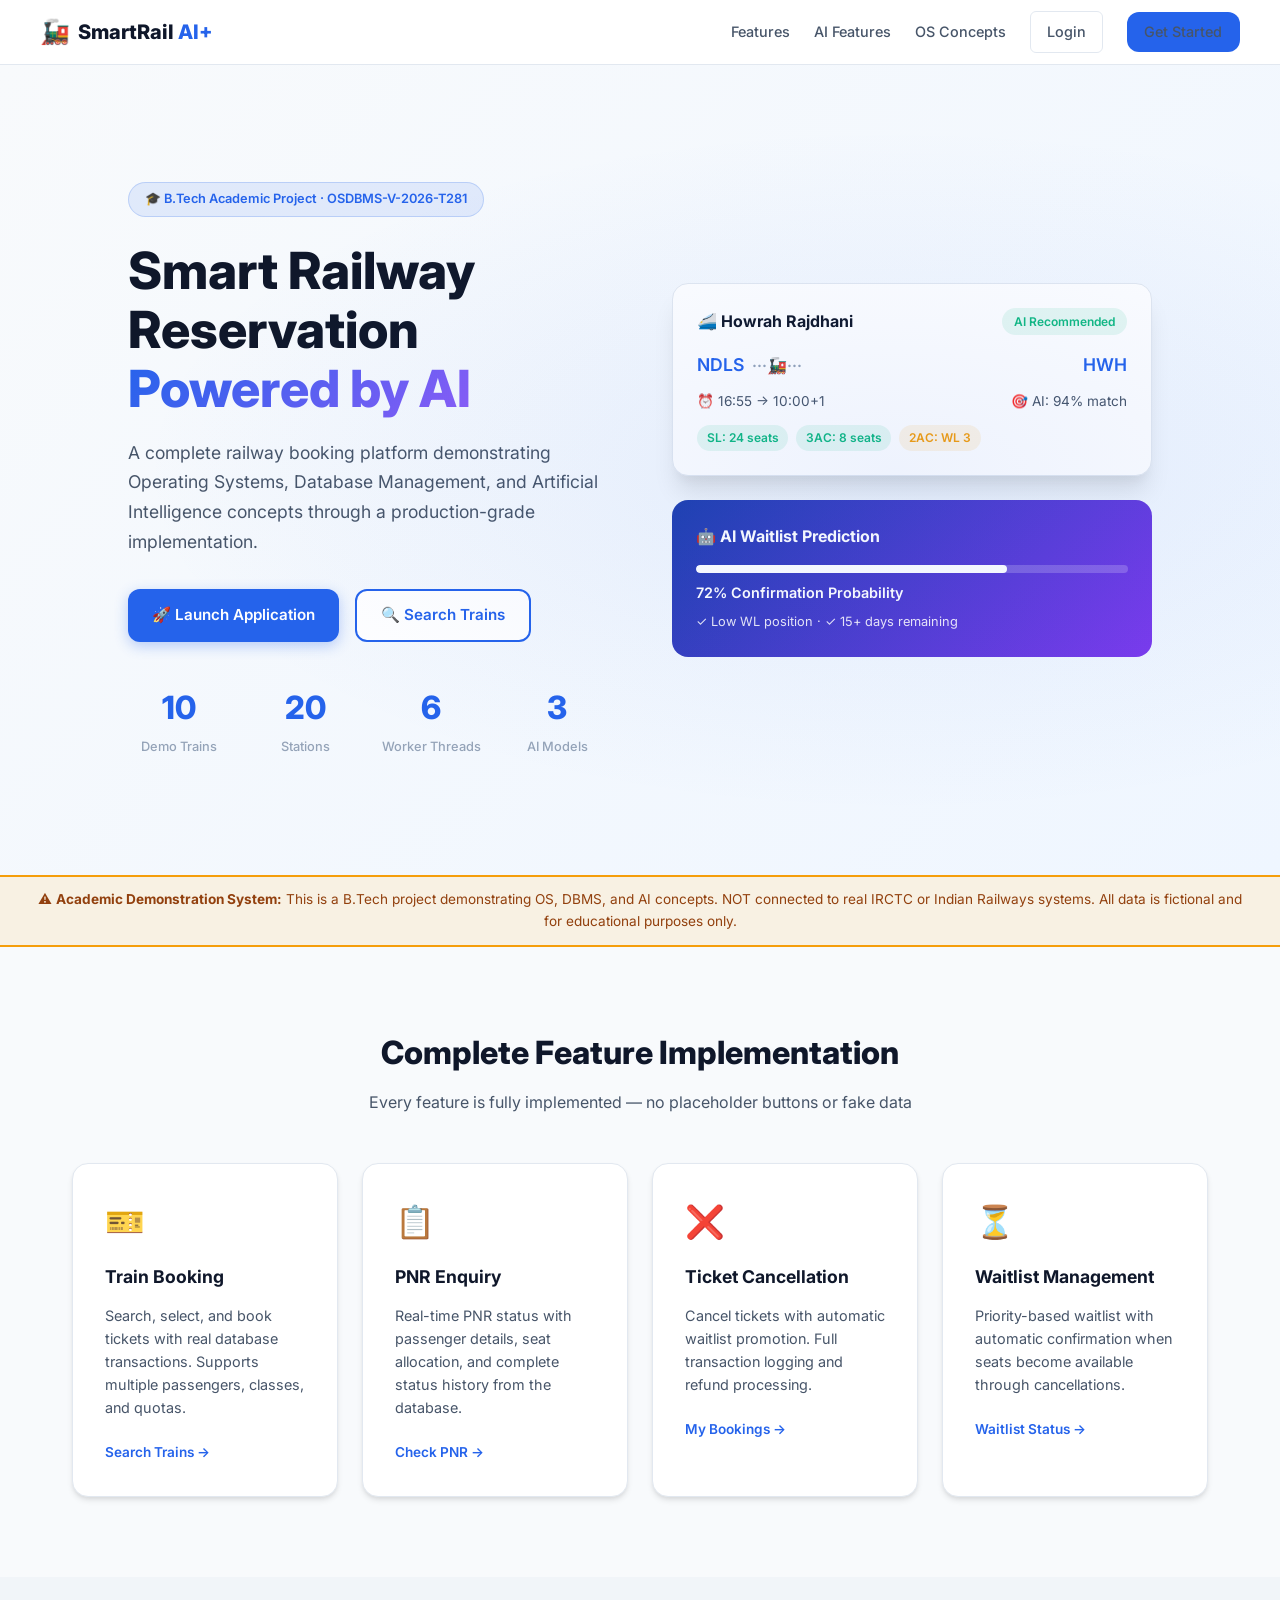
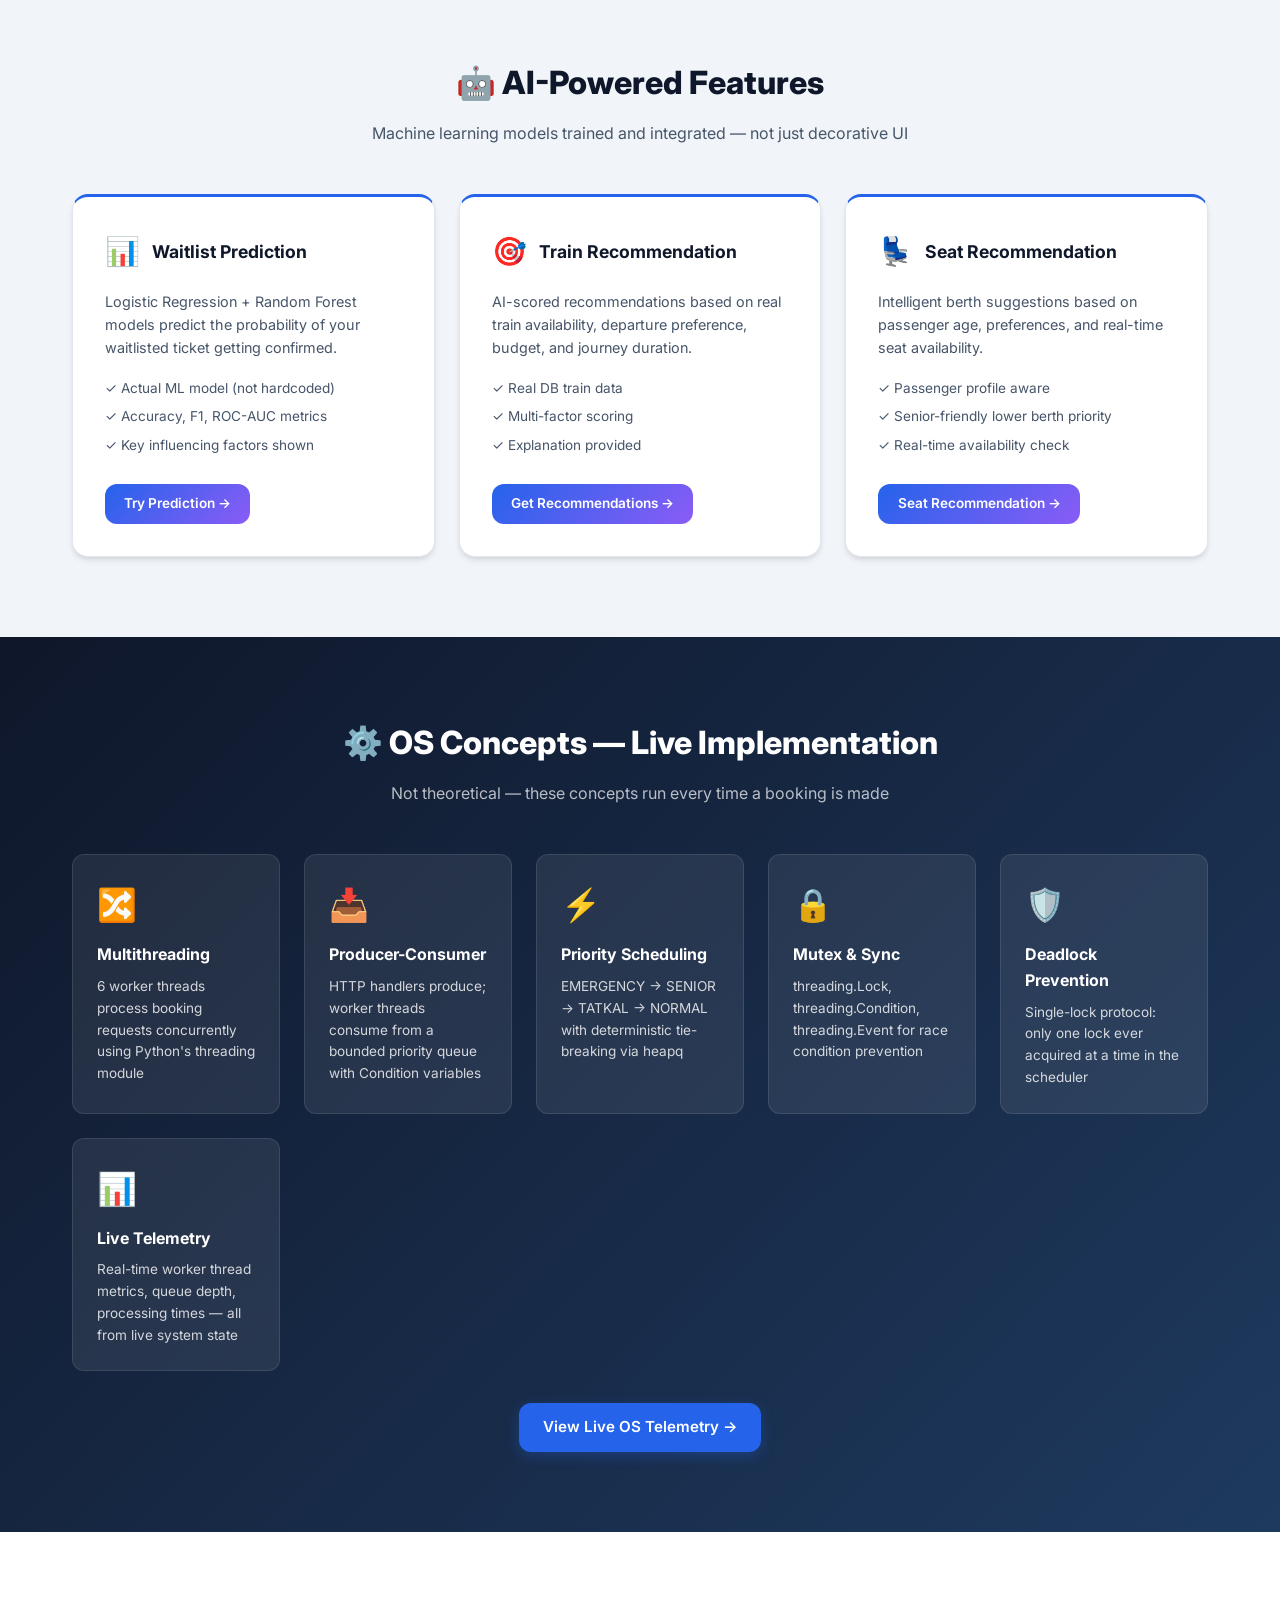
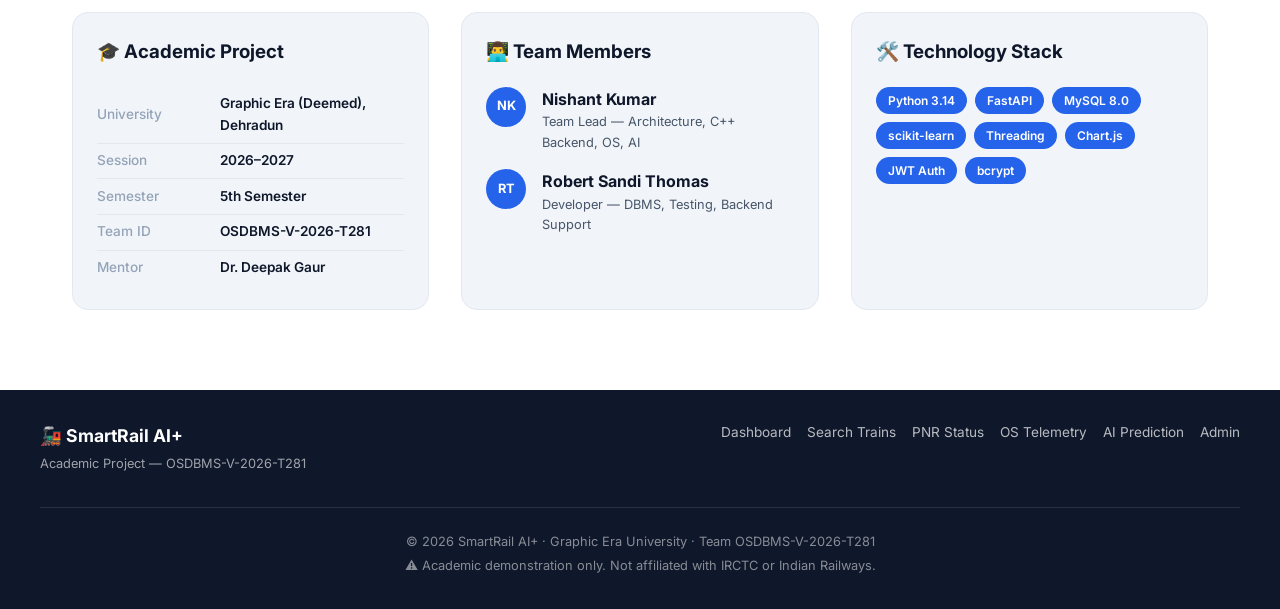
<file: frontend/index.html>
<!DOCTYPE html>
<html lang="en">
<head>
<meta charset="UTF-8">
<meta name="viewport" content="width=device-width, initial-scale=1.0">
<title>SmartRail AI+ — Smart Railway Reservation System</title>
<link rel="stylesheet" href="css/main.css">
<link rel="preconnect" href="https://fonts.googleapis.com">
<link href="https://fonts.googleapis.com/css2?family=Inter:wght@300;400;500;600;700;800&display=swap" rel="stylesheet">
</head>
<body class="landing-page">

<!-- Navigation -->
<nav class="navbar">
  <div class="nav-container">
    <div class="nav-brand">
      <span class="brand-icon">🚂</span>
      <span class="brand-text">SmartRail <span class="brand-accent">AI+</span></span>
    </div>
    <div class="nav-links">
      <a href="#features">Features</a>
      <a href="#ai-section">AI Features</a>
      <a href="#os-section">OS Concepts</a>
      <a href="pages/login.html" class="btn-outline">Login</a>
      <a href="pages/register.html" class="btn-primary-sm">Get Started</a>
    </div>
    <button class="nav-toggle" onclick="toggleNav()">☰</button>
  </div>
</nav>

<!-- Hero Section -->
<section class="hero">
  <div class="hero-bg"></div>
  <div class="hero-content">
    <div class="hero-badge">🎓 B.Tech Academic Project · OSDBMS-V-2026-T281</div>
    <h1 class="hero-title">
      Smart Railway Reservation<br>
      <span class="gradient-text">Powered by AI</span>
    </h1>
    <p class="hero-subtitle">
      A complete railway booking platform demonstrating Operating Systems,
      Database Management, and Artificial Intelligence concepts through
      a production-grade implementation.
    </p>
    <div class="hero-actions">
      <a href="pages/login.html" class="btn-primary">
        🚀 Launch Application
      </a>
      <a href="pages/search.html" class="btn-secondary">
        🔍 Search Trains
      </a>
    </div>
    <div class="hero-stats">
      <div class="stat-item">
        <span class="stat-number" id="stat-trains">10</span>
        <span class="stat-label">Demo Trains</span>
      </div>
      <div class="stat-item">
        <span class="stat-number" id="stat-stations">20</span>
        <span class="stat-label">Stations</span>
      </div>
      <div class="stat-item">
        <span class="stat-number">6</span>
        <span class="stat-label">Worker Threads</span>
      </div>
      <div class="stat-item">
        <span class="stat-number">3</span>
        <span class="stat-label">AI Models</span>
      </div>
    </div>
  </div>
  <div class="hero-visual">
    <div class="train-card-demo">
      <div class="train-card-header">
        <span>🚄 Howrah Rajdhani</span>
        <span class="badge-confirmed">AI Recommended</span>
      </div>
      <div class="train-card-body">
        <div class="route-line">
          <span class="station">NDLS</span>
          <span class="line-dots">···🚂···</span>
          <span class="station">HWH</span>
        </div>
        <div class="train-info-row">
          <span>⏰ 16:55 → 10:00+1</span>
          <span>🎯 AI: 94% match</span>
        </div>
        <div class="availability-row">
          <span class="avail-badge">SL: 24 seats</span>
          <span class="avail-badge">3AC: 8 seats</span>
          <span class="avail-badge wl">2AC: WL 3</span>
        </div>
      </div>
    </div>
    <div class="ai-prediction-demo">
      <div class="pred-header">🤖 AI Waitlist Prediction</div>
      <div class="pred-meter">
        <div class="meter-fill" style="width: 72%"></div>
      </div>
      <div class="pred-label">72% Confirmation Probability</div>
      <div class="pred-factors">
        ✓ Low WL position · ✓ 15+ days remaining
      </div>
    </div>
  </div>
</section>

<!-- Disclaimer -->
<div class="disclaimer-banner">
  ⚠️ <strong>Academic Demonstration System:</strong>
  This is a B.Tech project demonstrating OS, DBMS, and AI concepts.
  NOT connected to real IRCTC or Indian Railways systems.
  All data is fictional and for educational purposes only.
</div>

<!-- Features Section -->
<section class="features" id="features">
  <div class="section-container">
    <h2 class="section-title">Complete Feature Implementation</h2>
    <p class="section-subtitle">Every feature is fully implemented — no placeholder buttons or fake data</p>
    <div class="feature-grid">
      <div class="feature-card">
        <div class="feature-icon">🎫</div>
        <h3>Train Booking</h3>
        <p>Search, select, and book tickets with real database transactions. Supports multiple passengers, classes, and quotas.</p>
        <a href="pages/search.html" class="feature-link">Search Trains →</a>
      </div>
      <div class="feature-card">
        <div class="feature-icon">📋</div>
        <h3>PNR Enquiry</h3>
        <p>Real-time PNR status with passenger details, seat allocation, and complete status history from the database.</p>
        <a href="pages/pnr.html" class="feature-link">Check PNR →</a>
      </div>
      <div class="feature-card">
        <div class="feature-icon">❌</div>
        <h3>Ticket Cancellation</h3>
        <p>Cancel tickets with automatic waitlist promotion. Full transaction logging and refund processing.</p>
        <a href="pages/my-bookings.html" class="feature-link">My Bookings →</a>
      </div>
      <div class="feature-card">
        <div class="feature-icon">⏳</div>
        <h3>Waitlist Management</h3>
        <p>Priority-based waitlist with automatic confirmation when seats become available through cancellations.</p>
        <a href="pages/waitlist.html" class="feature-link">Waitlist Status →</a>
      </div>
    </div>
  </div>
</section>

<!-- AI Features Section -->
<section class="ai-section" id="ai-section">
  <div class="section-container">
    <h2 class="section-title">🤖 AI-Powered Features</h2>
    <p class="section-subtitle">Machine learning models trained and integrated — not just decorative UI</p>
    <div class="ai-grid">
      <div class="ai-card">
        <div class="ai-card-header">
          <span class="ai-icon">📊</span>
          <h3>Waitlist Prediction</h3>
        </div>
        <p>Logistic Regression + Random Forest models predict the probability of your waitlisted ticket getting confirmed.</p>
        <ul class="ai-features-list">
          <li>✓ Actual ML model (not hardcoded)</li>
          <li>✓ Accuracy, F1, ROC-AUC metrics</li>
          <li>✓ Key influencing factors shown</li>
        </ul>
        <a href="pages/ai-waitlist.html" class="ai-btn">Try Prediction →</a>
      </div>
      <div class="ai-card">
        <div class="ai-card-header">
          <span class="ai-icon">🎯</span>
          <h3>Train Recommendation</h3>
        </div>
        <p>AI-scored recommendations based on real train availability, departure preference, budget, and journey duration.</p>
        <ul class="ai-features-list">
          <li>✓ Real DB train data</li>
          <li>✓ Multi-factor scoring</li>
          <li>✓ Explanation provided</li>
        </ul>
        <a href="pages/ai-recommend.html" class="ai-btn">Get Recommendations →</a>
      </div>
      <div class="ai-card">
        <div class="ai-card-header">
          <span class="ai-icon">💺</span>
          <h3>Seat Recommendation</h3>
        </div>
        <p>Intelligent berth suggestions based on passenger age, preferences, and real-time seat availability.</p>
        <ul class="ai-features-list">
          <li>✓ Passenger profile aware</li>
          <li>✓ Senior-friendly lower berth priority</li>
          <li>✓ Real-time availability check</li>
        </ul>
        <a href="pages/ai-seat.html" class="ai-btn">Seat Recommendation →</a>
      </div>
    </div>
  </div>
</section>

<!-- OS Concepts Section -->
<section class="os-section" id="os-section">
  <div class="section-container">
    <h2 class="section-title">⚙️ OS Concepts — Live Implementation</h2>
    <p class="section-subtitle">Not theoretical — these concepts run every time a booking is made</p>
    <div class="os-grid">
      <div class="os-card">
        <div class="os-icon">🔀</div>
        <h4>Multithreading</h4>
        <p>6 worker threads process booking requests concurrently using Python's threading module</p>
      </div>
      <div class="os-card">
        <div class="os-icon">📥</div>
        <h4>Producer-Consumer</h4>
        <p>HTTP handlers produce; worker threads consume from a bounded priority queue with Condition variables</p>
      </div>
      <div class="os-card">
        <div class="os-icon">⚡</div>
        <h4>Priority Scheduling</h4>
        <p>EMERGENCY → SENIOR → TATKAL → NORMAL with deterministic tie-breaking via heapq</p>
      </div>
      <div class="os-card">
        <div class="os-icon">🔒</div>
        <h4>Mutex & Sync</h4>
        <p>threading.Lock, threading.Condition, threading.Event for race condition prevention</p>
      </div>
      <div class="os-card">
        <div class="os-icon">🛡️</div>
        <h4>Deadlock Prevention</h4>
        <p>Single-lock protocol: only one lock ever acquired at a time in the scheduler</p>
      </div>
      <div class="os-card">
        <div class="os-icon">📊</div>
        <h4>Live Telemetry</h4>
        <p>Real-time worker thread metrics, queue depth, processing times — all from live system state</p>
      </div>
    </div>
    <div style="text-align:center; margin-top: 2rem;">
      <a href="pages/telemetry.html" class="btn-primary">View Live OS Telemetry →</a>
    </div>
  </div>
</section>

<!-- Project Info -->
<section class="project-info">
  <div class="section-container">
    <div class="info-grid">
      <div class="info-card">
        <h3>🎓 Academic Project</h3>
        <table class="info-table">
          <tr><td>University</td><td>Graphic Era (Deemed), Dehradun</td></tr>
          <tr><td>Session</td><td>2026–2027</td></tr>
          <tr><td>Semester</td><td>5th Semester</td></tr>
          <tr><td>Team ID</td><td>OSDBMS-V-2026-T281</td></tr>
          <tr><td>Mentor</td><td>Dr. Deepak Gaur</td></tr>
        </table>
      </div>
      <div class="info-card">
        <h3>👨‍💻 Team Members</h3>
        <div class="team-member">
          <div class="member-avatar">NK</div>
          <div>
            <strong>Nishant Kumar</strong>
            <p>Team Lead — Architecture, C++ Backend, OS, AI</p>
          </div>
        </div>
        <div class="team-member">
          <div class="member-avatar">RT</div>
          <div>
            <strong>Robert Sandi Thomas</strong>
            <p>Developer — DBMS, Testing, Backend Support</p>
          </div>
        </div>
      </div>
      <div class="info-card">
        <h3>🛠️ Technology Stack</h3>
        <div class="tech-tags">
          <span class="tech-tag">Python 3.14</span>
          <span class="tech-tag">FastAPI</span>
          <span class="tech-tag">MySQL 8.0</span>
          <span class="tech-tag">scikit-learn</span>
          <span class="tech-tag">Threading</span>
          <span class="tech-tag">Chart.js</span>
          <span class="tech-tag">JWT Auth</span>
          <span class="tech-tag">bcrypt</span>
        </div>
      </div>
    </div>
  </div>
</section>

<!-- Footer -->
<footer class="footer">
  <div class="footer-content">
    <div class="footer-brand">
      <span>🚂 SmartRail AI+</span>
      <p>Academic Project — OSDBMS-V-2026-T281</p>
    </div>
    <div class="footer-links">
      <a href="pages/dashboard.html">Dashboard</a>
      <a href="pages/search.html">Search Trains</a>
      <a href="pages/pnr.html">PNR Status</a>
      <a href="pages/telemetry.html">OS Telemetry</a>
      <a href="pages/ai-waitlist.html">AI Prediction</a>
      <a href="pages/admin.html">Admin</a>
    </div>
  </div>
  <div class="footer-bottom">
    <p>© 2026 SmartRail AI+ · Graphic Era University · Team OSDBMS-V-2026-T281</p>
    <p class="disclaimer-small">
      ⚠️ Academic demonstration only. Not affiliated with IRCTC or Indian Railways.
    </p>
  </div>
</footer>

<script>
function toggleNav() {
  document.querySelector('.nav-links').classList.toggle('active');
}

// Animate stats counter
function animateCounter(el, target) {
  let current = 0;
  const step = target / 30;
  const timer = setInterval(() => {
    current = Math.min(current + step, target);
    el.textContent = Math.floor(current);
    if (current >= target) clearInterval(timer);
  }, 50);
}

document.addEventListener('DOMContentLoaded', () => {
  // Scroll animations
  const observer = new IntersectionObserver(entries => {
    entries.forEach(e => {
      if (e.isIntersecting) e.target.classList.add('visible');
    });
  }, { threshold: 0.1 });

  document.querySelectorAll('.feature-card, .ai-card, .os-card, .info-card').forEach(el => {
    observer.observe(el);
  });
});
</script>
</body>
</html>
</file>
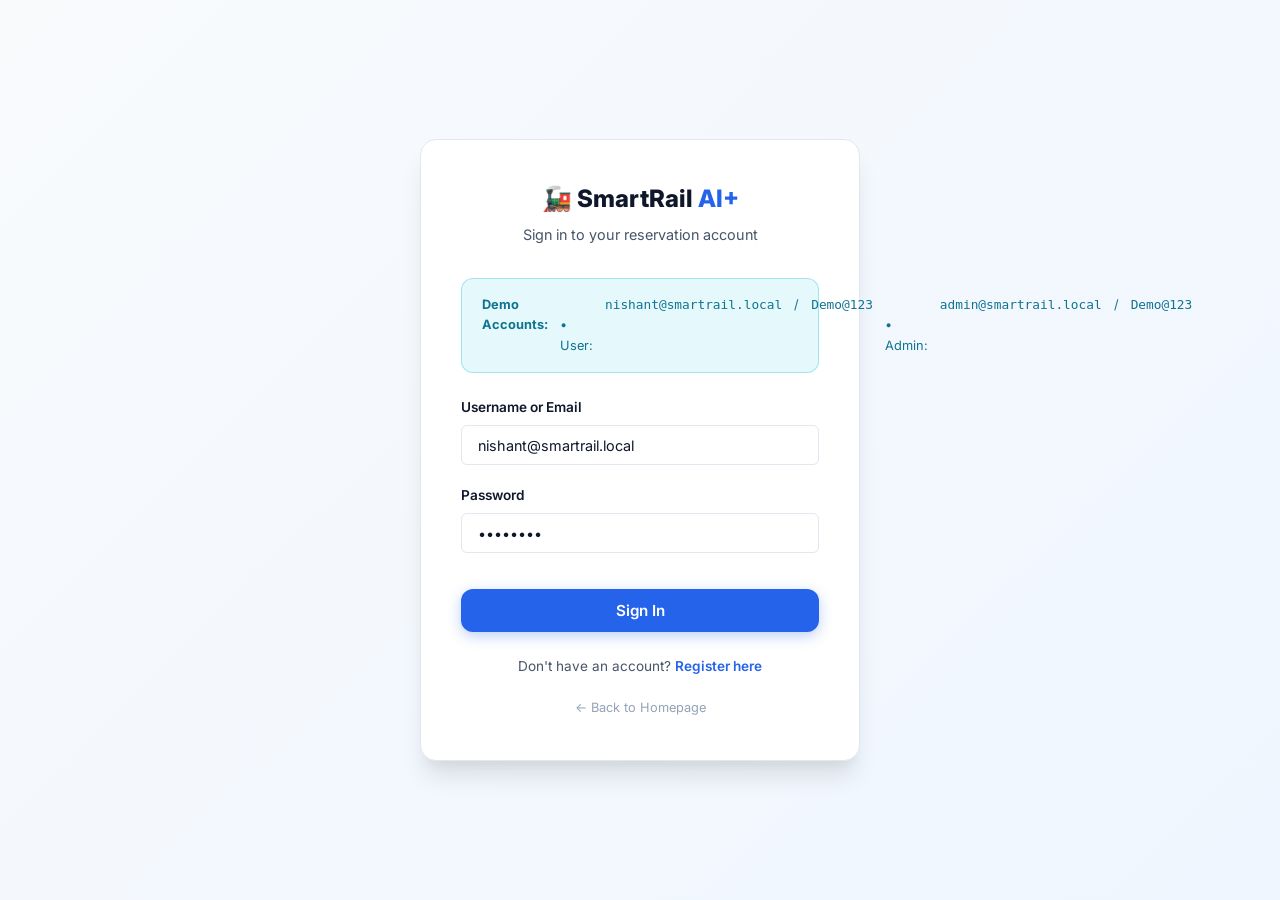
<file: frontend/pages/admin.html>
<!DOCTYPE html>
<html lang="en">
<head>
<meta charset="UTF-8">
<meta name="viewport" content="width=device-width, initial-scale=1.0">
<title>Admin Console — SmartRail AI+</title>
<link rel="stylesheet" href="../css/main.css">
<link href="https://fonts.googleapis.com/css2?family=Inter:wght@400;500;600;700;800&display=swap" rel="stylesheet">
</head>
<body>
<div class="app-layout">
  <aside class="sidebar">
    <div class="sidebar-brand"><span>🚂</span> SmartRail <span class="brand-accent">AI+</span></div>
    <nav class="sidebar-nav">
      <div class="nav-section">
        <div class="nav-section-title">Main</div>
        <a href="dashboard.html" class="nav-item"><span class="nav-icon">📊</span> Dashboard</a>
        <a href="search.html" class="nav-item"><span class="nav-icon">🔍</span> Search Trains</a>
        <a href="my-bookings.html" class="nav-item"><span class="nav-icon">🎫</span> My Bookings</a>
        <a href="pnr.html" class="nav-item"><span class="nav-icon">📋</span> PNR Enquiry</a>
        <a href="waitlist.html" class="nav-item"><span class="nav-icon">⏳</span> Waitlist Status</a>
      </div>
      <div class="nav-section">
        <div class="nav-section-title">AI Engine</div>
        <a href="ai-waitlist.html" class="nav-item"><span class="nav-icon">🤖</span> WL Prediction</a>
        <a href="ai-recommend.html" class="nav-item"><span class="nav-icon">🎯</span> Train Recommender</a>
        <a href="ai-seat.html" class="nav-item"><span class="nav-icon">💺</span> Seat Selection</a>
      </div>
      <div class="nav-section">
        <div class="nav-section-title">System & OS</div>
        <a href="telemetry.html" class="nav-item"><span class="nav-icon">⚙️</span> OS Telemetry</a>
        <a href="admin.html" class="nav-item active"><span class="nav-icon">👑</span> Admin Console</a>
      </div>
    </nav>
  </aside>

  <main class="main-content">
    <div class="page-header">
      <h1 class="page-title">👑 System Administrator Console</h1>
      <p class="page-subtitle">Database transaction integrity, revenue analytics, and system-wide audit logs.</p>
    </div>

    <!-- Admin Stats Grid -->
    <div class="stats-grid">
      <div class="stat-card">
        <div class="stat-icon green">💰</div>
        <div>
          <div class="stat-value" id="admin-revenue">₹0</div>
          <div class="stat-label">Total Revenue</div>
        </div>
      </div>
      <div class="stat-card">
        <div class="stat-icon blue">👥</div>
        <div>
          <div class="stat-value" id="admin-users">0</div>
          <div class="stat-label">Registered Passengers</div>
        </div>
      </div>
      <div class="stat-card">
        <div class="stat-icon purple">🎫</div>
        <div>
          <div class="stat-value" id="admin-total-bookings">0</div>
          <div class="stat-label">All-Time Bookings</div>
        </div>
      </div>
      <div class="stat-card">
        <div class="stat-icon orange">🛡️</div>
        <div>
          <div class="stat-value">InnoDB</div>
          <div class="stat-label">ACID Engine</div>
        </div>
      </div>
    </div>

    <!-- Recent Transactions Log -->
    <div class="card" style="margin-bottom: 2rem;">
      <div class="card-header"><div class="card-title">DBMS ACID Transaction Audit Log</div></div>
      <div class="card-body" style="padding:0;">
        <div class="table-wrap">
          <table>
            <thead>
              <tr>
                <th>Transaction ID</th>
                <th>Operation</th>
                <th>Status</th>
                <th>Execution Time</th>
                <th>Timestamp</th>
              </tr>
            </thead>
            <tbody id="txns-tbody">
              <tr><td colspan="5" class="loading"><div class="spinner"></div> Loading transactions...</td></tr>
            </tbody>
          </table>
        </div>
      </div>
    </div>
  </main>
</div>

<script src="../js/api.js"></script>
<script src="../js/app.js"></script>
<script>
checkAuth();

async function loadAdminData() {
  try {
    const data = await API.getAdminMetrics();
    document.getElementById('admin-revenue').textContent = `₹${data.booking_summary.total_revenue.toLocaleString()}`;
    document.getElementById('admin-users').textContent = data.total_registered_users;
    document.getElementById('admin-total-bookings').textContent = data.booking_summary.total;

    const tbody = document.getElementById('txns-tbody');
    const txns = data.recent_transactions || [];

    if (txns.length === 0) {
      tbody.innerHTML = '<tr><td colspan="5" class="empty-state">No transaction logs available.</td></tr>';
      return;
    }

    tbody.innerHTML = txns.map(t => `
      <tr>
        <td><code>${t.transaction_id.substring(0, 16)}...</code></td>
        <td><strong>${t.operation_type}</strong></td>
        <td><span class="badge ${t.status === 'COMMITTED' ? 'badge-success' : 'badge-danger'}">${t.status}</span></td>
        <td>${t.duration_ms || 2} ms</td>
        <td>${t.created_at}</td>
      </tr>
    `).join('');
  } catch (err) {
    document.getElementById('txns-tbody').innerHTML = `<tr><td colspan="5" class="alert alert-danger">${err.message}</td></tr>`;
  }
}

loadAdminData();
</script>
</body>
</html>
</file>
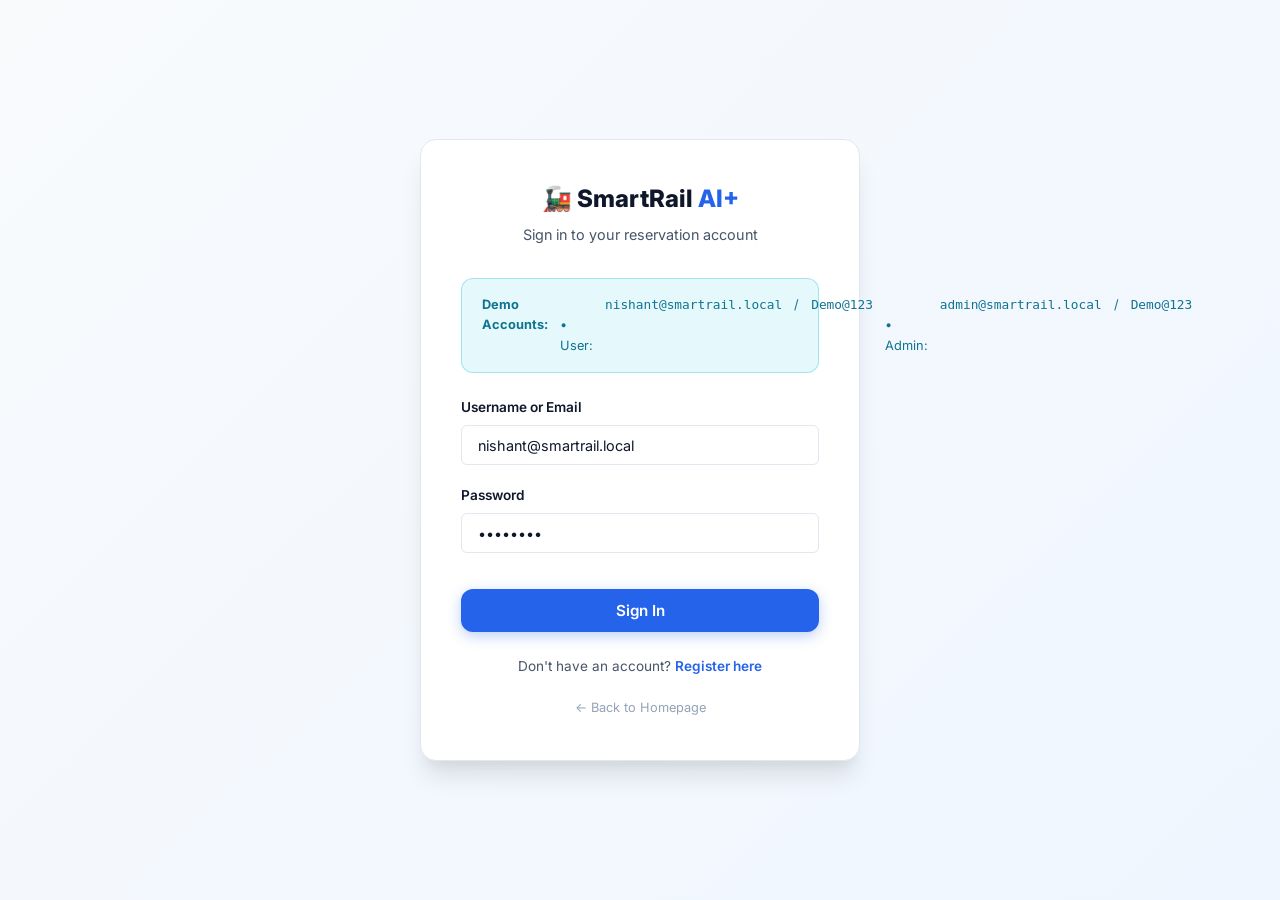
<file: frontend/pages/ai-recommend.html>
<!DOCTYPE html>
<html lang="en">
<head>
<meta charset="UTF-8">
<meta name="viewport" content="width=device-width, initial-scale=1.0">
<title>AI Train Recommendations — SmartRail AI+</title>
<link rel="stylesheet" href="../css/main.css">
<link href="https://fonts.googleapis.com/css2?family=Inter:wght@400;500;600;700;800&display=swap" rel="stylesheet">
</head>
<body>
<div class="app-layout">
  <aside class="sidebar">
    <div class="sidebar-brand"><span>🚂</span> SmartRail <span class="brand-accent">AI+</span></div>
    <nav class="sidebar-nav">
      <div class="nav-section">
        <div class="nav-section-title">Main</div>
        <a href="dashboard.html" class="nav-item"><span class="nav-icon">📊</span> Dashboard</a>
        <a href="search.html" class="nav-item"><span class="nav-icon">🔍</span> Search Trains</a>
        <a href="my-bookings.html" class="nav-item"><span class="nav-icon">🎫</span> My Bookings</a>
        <a href="pnr.html" class="nav-item"><span class="nav-icon">📋</span> PNR Enquiry</a>
        <a href="waitlist.html" class="nav-item"><span class="nav-icon">⏳</span> Waitlist Status</a>
      </div>
      <div class="nav-section">
        <div class="nav-section-title">AI Engine</div>
        <a href="ai-waitlist.html" class="nav-item"><span class="nav-icon">🤖</span> WL Prediction</a>
        <a href="ai-recommend.html" class="nav-item active"><span class="nav-icon">🎯</span> Train Recommender</a>
        <a href="ai-seat.html" class="nav-item"><span class="nav-icon">💺</span> Seat Selection</a>
      </div>
      <div class="nav-section">
        <div class="nav-section-title">System & OS</div>
        <a href="telemetry.html" class="nav-item"><span class="nav-icon">⚙️</span> OS Telemetry</a>
        <a href="admin.html" class="nav-item"><span class="nav-icon">👑</span> Admin Console</a>
      </div>
    </nav>
  </aside>

  <main class="main-content">
    <div class="page-header">
      <h1 class="page-title">🎯 AI Train Recommender</h1>
      <p class="page-subtitle">Smart personalized train ranking balancing departure times, budget, and live seat availability.</p>
    </div>

    <div class="card" style="margin-bottom: 2rem;">
      <div class="card-body">
        <form id="rec-form" class="form-row-3">
          <div class="form-group">
            <label class="form-label">Route</label>
            <select id="rec-route" class="form-control">
              <option value="NDLS-HWH">NDLS (New Delhi) → HWH (Howrah/Kolkata)</option>
              <option value="NDLS-BCT">NDLS (New Delhi) → BCT (Mumbai Central)</option>
              <option value="NDLS-BPL">NDLS (New Delhi) → BPL (Bhopal)</option>
              <option value="NDLS-MAS">NDLS (New Delhi) → MAS (Chennai Central)</option>
              <option value="NDLS-SBC">NDLS (New Delhi) → SBC (Bengaluru)</option>
              <option value="NDLS-HYB">NDLS (New Delhi) → HYB (Hyderabad)</option>
              <option value="NDLS-PNBE">NDLS (New Delhi) → PNBE (Patna)</option>
              <option value="NDLS-BSB">NDLS (New Delhi) → BSB (Varanasi)</option>
              <option value="NDLS-DDN">NDLS (New Delhi) → DDN (Dehradun)</option>
              <option value="NDLS-SVDK">NDLS (New Delhi) → SVDK (Katra/Vaishnodevi)</option>
              <option value="DDN-NDLS">DDN (Dehradun) → NDLS (New Delhi)</option>
              <option value="HWH-NDLS">HWH (Howrah) → NDLS (New Delhi)</option>
              <option value="BCT-NDLS">BCT (Mumbai Central) → NDLS (New Delhi)</option>
              <option value="BCT-ADI">BCT (Mumbai) → ADI (Ahmedabad)</option>
              <option value="SBC-NDLS">SBC (Bengaluru) → NDLS (New Delhi)</option>
            </select>
          </div>
          <div class="form-group">
            <label class="form-label">Preferred Time</label>
            <select id="rec-time" class="form-control">
              <option value="MORNING">Morning (06:00 - 12:00)</option>
              <option value="AFTERNOON">Afternoon (12:00 - 17:00)</option>
              <option value="EVENING" selected>Evening (17:00 - 21:00)</option>
              <option value="NIGHT">Night (21:00+)</option>
            </select>
          </div>
          <div class="form-group">
            <label class="form-label">Budget Range</label>
            <select id="rec-budget" class="form-control">
              <option value="LOW">Economy / Budget (&lt; ₹800)</option>
              <option value="MEDIUM" selected>Mid-range (₹800 - ₹2000)</option>
              <option value="HIGH">Premium / 1AC (₹2000+)</option>
            </select>
          </div>
          <div class="form-group" style="grid-column: span 3;">
            <button type="submit" class="btn-primary" style="padding: 0.8rem 2rem;">
              ⚡ Compute AI Train Recommendations
            </button>
          </div>
        </form>
      </div>
    </div>

    <!-- Recommendations Results -->
    <div id="rec-results"></div>
  </main>
</div>

<script src="../js/api.js"></script>
<script src="../js/app.js"></script>
<script>
checkAuth();

document.getElementById('rec-form').addEventListener('submit', async (e) => {
  e.preventDefault();
  const route = document.getElementById('rec-route').value.split('-');
  const src = route[0];
  const dst = route[1];
  const time = document.getElementById('rec-time').value;
  const budget = document.getElementById('rec-budget').value;
  const today = new Date().toISOString().split('T')[0];

  const container = document.getElementById('rec-results');
  container.innerHTML = '<div class="loading"><div class="spinner"></div> Computing recommendation scores across database records...</div>';

  try {
    const res = await API.getTrainRecommendations({
      source_station: src,
      dest_station: dst,
      journey_date: today,
      travel_class: '3AC',
      budget: budget,
      preferred_time: time,
      max_results: 5
    });

    if (!res.recommendations || res.recommendations.length === 0) {
      container.innerHTML = '<div class="card"><div class="card-body empty-state">No matching trains found on this route.</div></div>';
      return;
    }

    container.innerHTML = res.recommendations.map((t, idx) => `
      <div class="card" style="margin-bottom: 1.5rem; border-left: 4px solid var(--primary);">
        <div class="card-header">
          <div>
            <span class="badge badge-primary" style="margin-right: 0.5rem;">Rank #${idx + 1}</span>
            <span style="font-size: 1.15rem; font-weight: 800;">${t.train_number} - ${t.train_name}</span>
          </div>
          <div style="text-align: right;">
            <span style="font-size: 1.25rem; font-weight: 800; color: var(--primary);">${t.recommendation_pct}</span>
            <div style="font-size: 0.75rem; color: var(--text-muted);">Match Score</div>
          </div>
        </div>
        <div class="card-body">
          <div class="train-info-row" style="margin-bottom: 1rem;">
            <span>⏰ Departs: <strong>${t.departure_time}</strong> → Arrives: <strong>${t.arrival_time}</strong></span>
            <span>Duration: <strong>${t.duration}</strong></span>
            <span>Fare: <strong>₹${t.fare}</strong></span>
            <span class="badge ${t.available_seats > 0 ? 'badge-success' : 'badge-warning'}">
              ${t.available_seats > 0 ? `Seats: ${t.available_seats}` : 'Waitlist Only'}
            </span>
          </div>

          <div style="background: var(--surface-2); padding: 0.75rem 1rem; border-radius: var(--radius-sm); font-size: 0.85rem;">
            💡 <strong>Why AI Recommends This:</strong> ${t.reason}
          </div>

          <div style="margin-top: 1rem; text-align: right;">
            <a href="search.html?source=${src}&dest=${dst}" class="btn-primary-sm">Proceed to Book</a>
          </div>
        </div>
      </div>
    `).join('');
  } catch (err) {
    container.innerHTML = `<div class="alert alert-danger">${err.message}</div>`;
  }
});
</script>
</body>
</html>
</file>
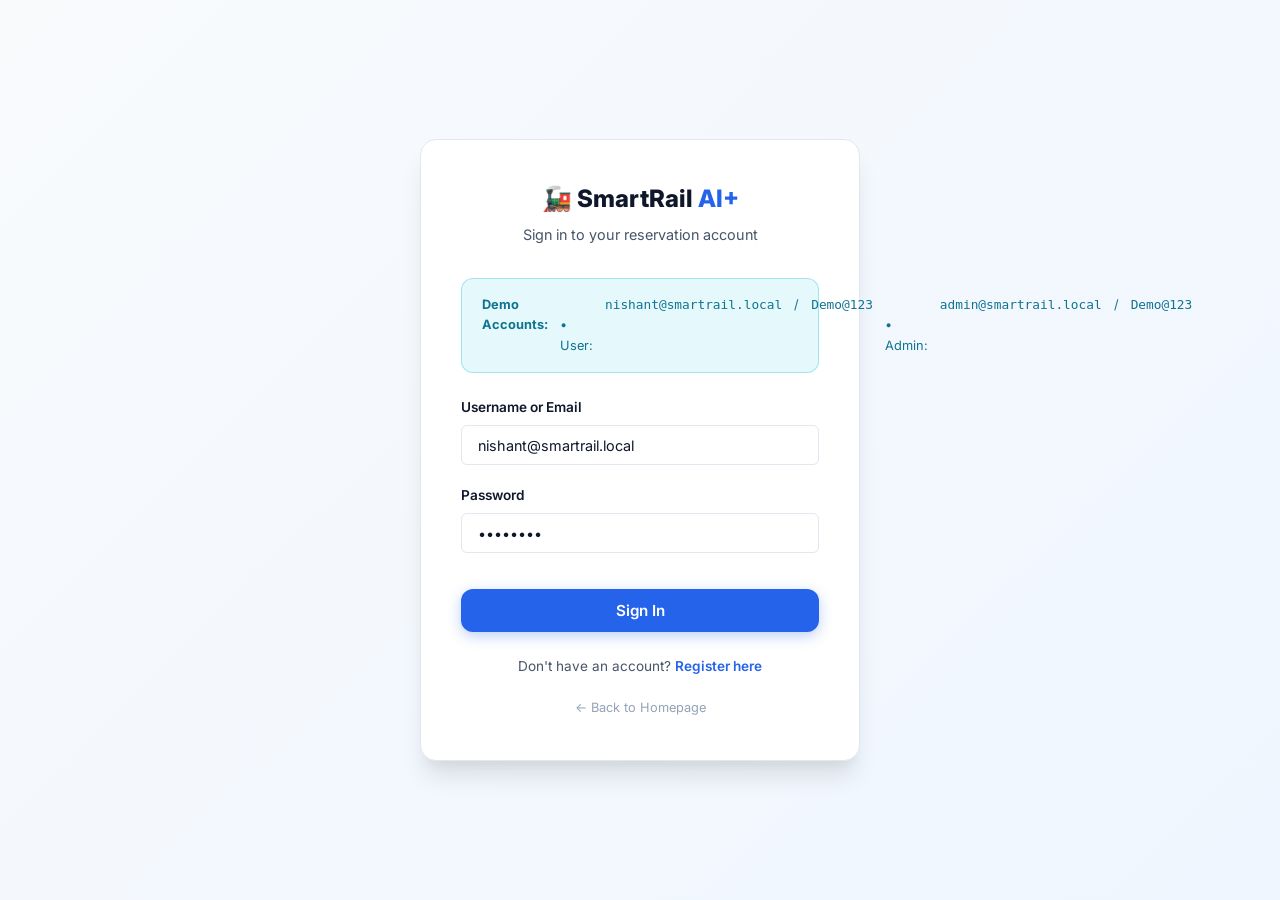
<file: frontend/pages/ai-seat.html>
<!DOCTYPE html>
<html lang="en">
<head>
<meta charset="UTF-8">
<meta name="viewport" content="width=device-width, initial-scale=1.0">
<title>AI Berth Recommendation — SmartRail AI+</title>
<link rel="stylesheet" href="../css/main.css">
<link href="https://fonts.googleapis.com/css2?family=Inter:wght@400;500;600;700;800&display=swap" rel="stylesheet">
</head>
<body>
<div class="app-layout">
  <aside class="sidebar">
    <div class="sidebar-brand"><span>🚂</span> SmartRail <span class="brand-accent">AI+</span></div>
    <nav class="sidebar-nav">
      <div class="nav-section">
        <div class="nav-section-title">Main</div>
        <a href="dashboard.html" class="nav-item"><span class="nav-icon">📊</span> Dashboard</a>
        <a href="search.html" class="nav-item"><span class="nav-icon">🔍</span> Search Trains</a>
        <a href="my-bookings.html" class="nav-item"><span class="nav-icon">🎫</span> My Bookings</a>
        <a href="pnr.html" class="nav-item"><span class="nav-icon">📋</span> PNR Enquiry</a>
        <a href="waitlist.html" class="nav-item"><span class="nav-icon">⏳</span> Waitlist Status</a>
      </div>
      <div class="nav-section">
        <div class="nav-section-title">AI Engine</div>
        <a href="ai-waitlist.html" class="nav-item"><span class="nav-icon">🤖</span> WL Prediction</a>
        <a href="ai-recommend.html" class="nav-item"><span class="nav-icon">🎯</span> Train Recommender</a>
        <a href="ai-seat.html" class="nav-item active"><span class="nav-icon">💺</span> Seat Selection</a>
      </div>
      <div class="nav-section">
        <div class="nav-section-title">System & OS</div>
        <a href="telemetry.html" class="nav-item"><span class="nav-icon">⚙️</span> OS Telemetry</a>
        <a href="admin.html" class="nav-item"><span class="nav-icon">👑</span> Admin Console</a>
      </div>
    </nav>
  </aside>

  <main class="main-content">
    <div class="page-header">
      <h1 class="page-title">💺 AI Seat & Berth Recommender</h1>
      <p class="page-subtitle">Personalized berth allocations considering passenger age, senior mobility, and physical seating layouts.</p>
    </div>

    <div class="card" style="margin-bottom: 2rem;">
      <div class="card-body">
        <form id="seat-form" class="form-row-3">
          <div class="form-group">
            <label class="form-label">Passenger Age</label>
            <input type="number" id="seat-age" class="form-control" min="1" max="110" value="65" required>
          </div>
          <div class="form-group">
            <label class="form-label">Gender</label>
            <select id="seat-gender" class="form-control">
              <option value="MALE">Male</option>
              <option value="FEMALE">Female</option>
              <option value="OTHER">Other</option>
            </select>
          </div>
          <div class="form-group">
            <label class="form-label">Berth Preference</label>
            <select id="seat-pref" class="form-control">
              <option value="LOWER" selected>Lower Berth</option>
              <option value="MIDDLE">Middle Berth</option>
              <option value="UPPER">Upper Berth</option>
              <option value="SIDE_LOWER">Side Lower</option>
              <option value="SIDE_UPPER">Side Upper</option>
            </select>
          </div>
          <div class="form-group" style="grid-column: span 3;">
            <button type="submit" class="btn-primary" style="padding: 0.8rem 2rem;">
              ⚡ Recommend Best Berth
            </button>
          </div>
        </form>
      </div>
    </div>

    <!-- Recommendations Output -->
    <div id="seat-results"></div>
  </main>
</div>

<script src="../js/api.js"></script>
<script src="../js/app.js"></script>
<script>
checkAuth();

document.getElementById('seat-form').addEventListener('submit', async (e) => {
  e.preventDefault();
  const age = parseInt(document.getElementById('seat-age').value);
  const gender = document.getElementById('seat-gender').value;
  const pref = document.getElementById('seat-pref').value;
  const today = new Date().toISOString().split('T')[0];

  const container = document.getElementById('seat-results');
  container.innerHTML = '<div class="loading"><div class="spinner"></div> Evaluating coach physical berth layout...</div>';

  try {
    const res = await API.getSeatRecommendations({
      train_id: 2,
      coach_id: 8,
      journey_date: today,
      travel_class: '3AC',
      preferred_berth: pref,
      passenger_age: age,
      passenger_gender: gender,
      is_senior: age >= 60,
      has_luggage: true
    });

    if (!res.recommendations || res.recommendations.length === 0) {
      container.innerHTML = '<div class="card"><div class="card-body empty-state">No free physical seats to evaluate in this coach.</div></div>';
      return;
    }

    container.innerHTML = `
      <div class="card">
        <div class="card-header"><div class="card-title">Recommended Seats in Coach B1 (3AC)</div></div>
        <div class="card-body">
          <div style="display:grid; grid-template-columns: repeat(auto-fit, minmax(240px, 1fr)); gap: 1rem;">
            ${res.recommendations.map(s => `
              <div style="border: 1px solid var(--border); border-radius: var(--radius); padding: 1.25rem; background: var(--surface-2);">
                <div style="display:flex; justify-content:space-between; align-items:center; margin-bottom: 0.5rem;">
                  <span style="font-size:1.25rem; font-weight:800; color:var(--primary);">Seat #${s.seat_number}</span>
                  <span class="badge badge-success">Match: ${Math.round(s.recommendation_score * 100)}%</span>
                </div>
                <div style="font-weight:700; margin-bottom:0.25rem;">Type: ${s.berth_type}</div>
                <div style="font-size:0.85rem; color:var(--text-secondary); margin-bottom:0.75rem;">${s.reason}</div>
                <div style="font-size:0.75rem; color:var(--text-muted);">Bay #${s.bay_number || 1} · ${s.is_window ? 'Window Side' : 'Aisle Side'}</div>
              </div>
            `).join('')}
          </div>
          <div style="margin-top:1.5rem; background:rgba(37,99,235,0.06); padding:1rem; border-radius:var(--radius-sm); font-size:0.8rem; color:var(--text-secondary);">
            ℹ️ <strong>System Note:</strong> ${res.note}
          </div>
        </div>
      </div>
    `;
  } catch (err) {
    container.innerHTML = `<div class="alert alert-danger">${err.message}</div>`;
  }
});
</script>
</body>
</html>
</file>
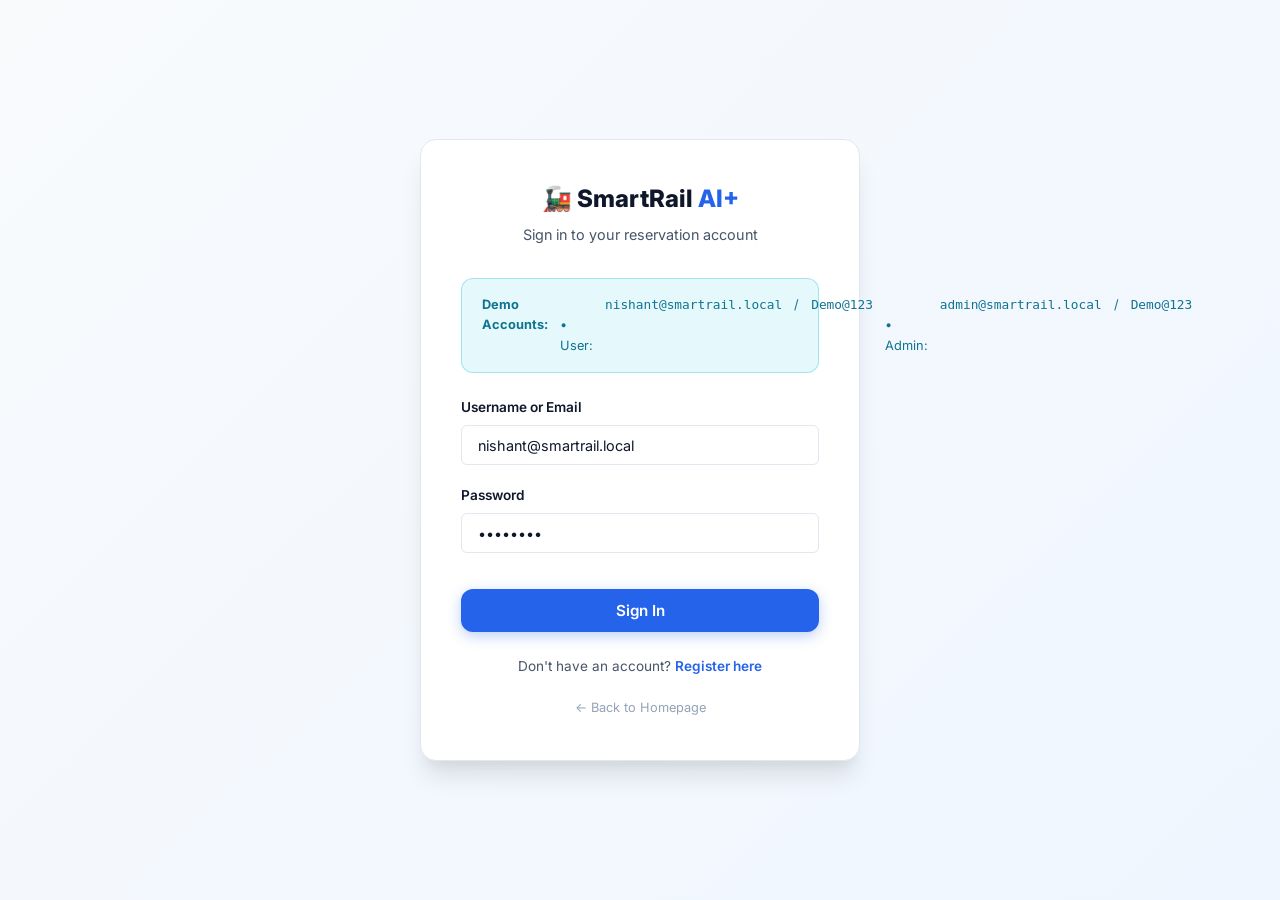
<file: frontend/pages/ai-waitlist.html>
<!DOCTYPE html>
<html lang="en">
<head>
<meta charset="UTF-8">
<meta name="viewport" content="width=device-width, initial-scale=1.0">
<title>AI Waitlist Predictor — SmartRail AI+</title>
<link rel="stylesheet" href="../css/main.css">
<link href="https://fonts.googleapis.com/css2?family=Inter:wght@400;500;600;700;800&display=swap" rel="stylesheet">
</head>
<body>
<div class="app-layout">
  <aside class="sidebar">
    <div class="sidebar-brand"><span>🚂</span> SmartRail <span class="brand-accent">AI+</span></div>
    <nav class="sidebar-nav">
      <div class="nav-section">
        <div class="nav-section-title">Main</div>
        <a href="dashboard.html" class="nav-item"><span class="nav-icon">📊</span> Dashboard</a>
        <a href="search.html" class="nav-item"><span class="nav-icon">🔍</span> Search Trains</a>
        <a href="my-bookings.html" class="nav-item"><span class="nav-icon">🎫</span> My Bookings</a>
        <a href="pnr.html" class="nav-item"><span class="nav-icon">📋</span> PNR Enquiry</a>
        <a href="waitlist.html" class="nav-item"><span class="nav-icon">⏳</span> Waitlist Status</a>
      </div>
      <div class="nav-section">
        <div class="nav-section-title">AI Engine</div>
        <a href="ai-waitlist.html" class="nav-item active"><span class="nav-icon">🤖</span> WL Prediction</a>
        <a href="ai-recommend.html" class="nav-item"><span class="nav-icon">🎯</span> Train Recommender</a>
        <a href="ai-seat.html" class="nav-item"><span class="nav-icon">💺</span> Seat Selection</a>
      </div>
      <div class="nav-section">
        <div class="nav-section-title">System & OS</div>
        <a href="telemetry.html" class="nav-item"><span class="nav-icon">⚙️</span> OS Telemetry</a>
        <a href="admin.html" class="nav-item"><span class="nav-icon">👑</span> Admin Console</a>
      </div>
    </nav>
  </aside>

  <main class="main-content">
    <div class="page-header">
      <h1 class="page-title">🤖 AI Waitlist Confirmation Predictor</h1>
      <p class="page-subtitle">Machine Learning model predicting probability of confirmation for waitlisted tickets.</p>
    </div>

    <div class="disclaimer-banner" style="margin-bottom: 1.5rem;">
      ⚠️ <strong>Model Disclaimer:</strong> Estimates generated by Scikit-Learn models trained on synthetic demonstration data.
      Not guaranteed and not connected to live Indian Railways systems.
    </div>

    <div style="display: grid; grid-template-columns: 1fr 1fr; gap: 2rem;">
      <!-- Prediction Form -->
      <div class="card">
        <div class="card-header"><div class="card-title">Prediction Parameters</div></div>
        <div class="card-body">
          <form id="prediction-form">
            <div class="form-row">
              <div class="form-group">
                <label class="form-label">Train Number</label>
                <input type="text" id="pred-train" class="form-control" value="12301" required>
              </div>
              <div class="form-group">
                <label class="form-label">Travel Class</label>
                <select id="pred-class" class="form-control">
                  <option value="SL">SL (Sleeper)</option>
                  <option value="3AC" selected>3AC (AC 3-Tier)</option>
                  <option value="2AC">2AC (AC 2-Tier)</option>
                  <option value="1AC">1AC (First AC)</option>
                </select>
              </div>
            </div>

            <div class="form-row">
              <div class="form-group">
                <label class="form-label">Waitlist Position (WL #)</label>
                <input type="number" id="pred-wl" class="form-control" min="1" max="100" value="4" required>
              </div>
              <div class="form-group">
                <label class="form-label">Days Left to Journey</label>
                <input type="number" id="pred-days" class="form-control" min="0" max="120" value="18" required>
              </div>
            </div>

            <div class="form-row">
              <div class="form-group">
                <label class="form-label">Booking Quota</label>
                <select id="pred-quota" class="form-control">
                  <option value="GENERAL" selected>General</option>
                  <option value="TATKAL">Tatkal</option>
                  <option value="SENIOR_CITIZEN">Senior Citizen</option>
                  <option value="EMERGENCY">Emergency</option>
                </select>
              </div>
              <div class="form-group">
                <label class="form-label">Journey Date</label>
                <input type="date" id="pred-date" class="form-control" required>
              </div>
            </div>

            <button type="submit" class="btn-primary" style="width:100%; justify-content:center; margin-top:1rem;" id="pred-submit-btn">
              ⚡ Compute Confirmation Probability
            </button>
          </form>
        </div>
      </div>

      <!-- Prediction Result Card -->
      <div class="card" id="pred-output-card">
        <div class="card-header"><div class="card-title">AI Estimation Report</div></div>
        <div class="card-body" id="pred-output-body">
          <div class="empty-state">
            <div class="empty-icon">📊</div>
            <div class="empty-title">Ready to Predict</div>
            <div class="empty-desc">Enter your parameters on the left and run the prediction engine.</div>
          </div>
        </div>
      </div>
    </div>
  </main>
</div>

<script src="../js/api.js"></script>
<script src="../js/app.js"></script>
<script>
checkAuth();

// Default date to 18 days from now
const d = new Date();
d.setDate(d.getDate() + 18);
document.getElementById('pred-date').value = d.toISOString().split('T')[0];

document.getElementById('prediction-form').addEventListener('submit', async (e) => {
  e.preventDefault();
  const btn = document.getElementById('pred-submit-btn');
  btn.disabled = true;
  btn.textContent = 'Calling Python AI Model...';

  const payload = {
    train_number: document.getElementById('pred-train').value.trim(),
    travel_class: document.getElementById('pred-class').value,
    quota: document.getElementById('pred-quota').value,
    journey_date: document.getElementById('pred-date').value,
    waitlist_number: parseInt(document.getElementById('pred-wl').value),
    days_before_journey: parseInt(document.getElementById('pred-days').value),
    historical_cancel_rate: 0.28,
    is_holiday_period: false
  };

  const body = document.getElementById('pred-output-body');
  body.innerHTML = '<div class="loading"><div class="spinner"></div> Running inference via Scikit-Learn pipeline...</div>';

  try {
    const res = await API.predictWaitlist(payload);
    const p = res.prediction;

    body.innerHTML = `
      <div style="text-align:center; margin-bottom:1.5rem;">
        <div style="font-size:3rem; font-weight:800; color: ${p.confirmation_probability >= 0.5 ? 'var(--success)' : 'var(--warning)'};">
          ${p.confirmation_probability_pct}
        </div>
        <div style="font-size:1.1rem; font-weight:700;">Outcome: ${p.predicted_outcome}</div>
        <div style="margin-top:0.5rem;">
          <span class="badge ${p.risk_level === 'LOW' ? 'badge-success' : p.risk_level === 'MEDIUM' ? 'badge-warning' : 'badge-danger'}">
            Risk: ${p.risk_level}
          </span>
        </div>
      </div>

      <div class="pred-meter" style="margin-bottom: 1.5rem;">
        <div class="meter-fill" style="width: ${p.confirmation_probability * 100}%; background: var(--primary);"></div>
      </div>

      <h4 style="font-size:0.9rem; font-weight:700; margin-bottom:0.5rem;">Influencing Factors</h4>
      <ul style="padding-left:1.25rem; font-size:0.85rem; color:var(--text-secondary); margin-bottom:1.5rem;">
        ${p.key_factors.map(f => `<li style="margin-bottom:0.25rem;">${f}</li>`).join('')}
      </ul>

      <div style="background:var(--surface-2); padding:1rem; border-radius:var(--radius-sm); font-size:0.75rem; color:var(--text-muted);">
        <strong>Model:</strong> ${res.model_info.model_type} (v${res.model_info.version})<br>
        <strong>Inference Timestamp:</strong> ${res.predicted_at}
      </div>
    `;
  } catch (err) {
    body.innerHTML = `<div class="alert alert-danger">${err.message}</div>`;
  } finally {
    btn.disabled = false;
    btn.textContent = '⚡ Compute Confirmation Probability';
  }
});
</script>
</body>
</html>
</file>
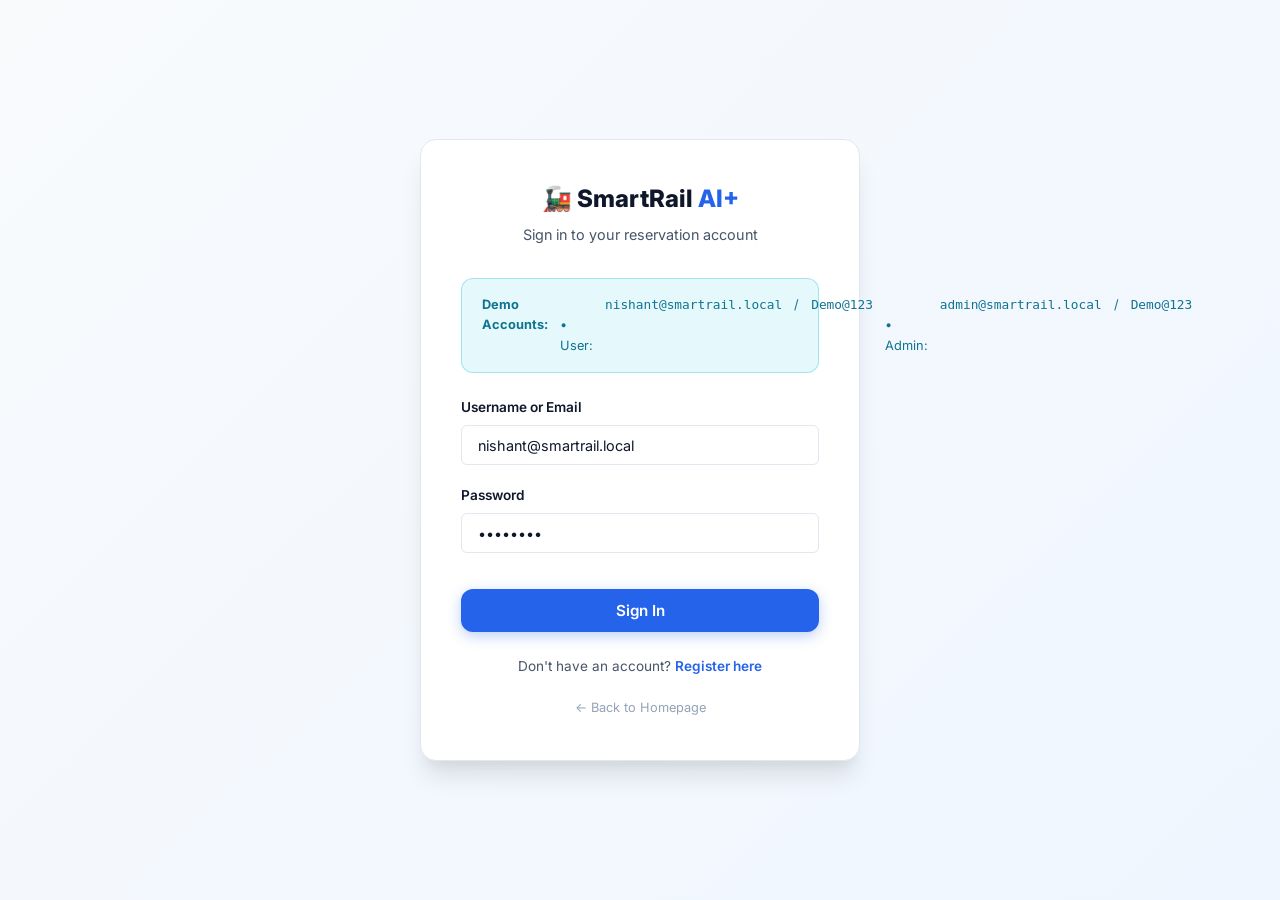
<file: frontend/pages/login.html>
<!DOCTYPE html>
<html lang="en">
<head>
<meta charset="UTF-8">
<meta name="viewport" content="width=device-width, initial-scale=1.0">
<title>Login — SmartRail AI+</title>
<link rel="stylesheet" href="../css/main.css">
<link href="https://fonts.googleapis.com/css2?family=Inter:wght@400;500;600;700;800&display=swap" rel="stylesheet">
<style>
  .auth-wrapper {
    min-height: 100vh; display: flex; align-items: center; justify-content: center;
    background: linear-gradient(135deg, #f8fafc 0%, #eff6ff 100%); padding: 1.5rem;
  }
  .auth-card {
    background: white; border-radius: var(--radius-lg); box-shadow: var(--shadow-xl);
    border: 1px solid var(--border); width: 100%; max-width: 440px; padding: 2.5rem;
  }
  .auth-header { text-align: center; margin-bottom: 2rem; }
  .auth-brand { font-size: 1.5rem; font-weight: 800; color: var(--text); }
  .auth-subtitle { color: var(--text-secondary); font-size: 0.9rem; margin-top: 0.25rem; }
</style>
</head>
<body>
<div class="auth-wrapper">
  <div class="auth-card">
    <div class="auth-header">
      <div class="auth-brand">🚂 SmartRail <span class="brand-accent">AI+</span></div>
      <p class="auth-subtitle">Sign in to your reservation account</p>
    </div>

    <div class="alert alert-info" style="font-size: 0.8rem; margin-bottom: 1.5rem;">
      <strong>Demo Accounts:</strong><br>
      • User: <code>nishant@smartrail.local</code> / <code>Demo@123</code><br>
      • Admin: <code>admin@smartrail.local</code> / <code>Demo@123</code>
    </div>

    <form id="login-form">
      <div class="form-group">
        <label class="form-label" for="username">Username or Email</label>
        <input type="text" id="username" class="form-control" required placeholder="name@smartrail.local" value="nishant@smartrail.local">
      </div>
      <div class="form-group">
        <label class="form-label" for="password">Password</label>
        <input type="password" id="password" class="form-control" required placeholder="••••••••" value="Demo@123">
      </div>
      <button type="submit" class="btn-primary" style="width: 100%; justify-content: center; margin-top: 1rem;">
        Sign In
      </button>
    </form>

    <div style="text-align: center; margin-top: 1.5rem; font-size: 0.85rem; color: var(--text-secondary);">
      Don't have an account? <a href="register.html" style="font-weight: 600;">Register here</a>
    </div>
    <div style="text-align: center; margin-top: 1rem;">
      <a href="../index.html" style="font-size: 0.8rem; color: var(--text-muted);">← Back to Homepage</a>
    </div>
  </div>
</div>

<script src="../js/api.js"></script>
<script src="../js/app.js"></script>
<script>
document.getElementById('login-form').addEventListener('submit', async (e) => {
  e.preventDefault();
  const u = document.getElementById('username').value.trim();
  const p = document.getElementById('password').value;

  try {
    const res = await API.login(u, p);
    showToast('Success', 'Logged in successfully!', 'success');
    setTimeout(() => {
      window.location.href = res.user.role === 'ADMIN' ? 'admin.html' : 'dashboard.html';
    }, 600);
  } catch (err) {
    showToast('Login Failed', err.message, 'error');
  }
});
</script>
</body>
</html>
</file>
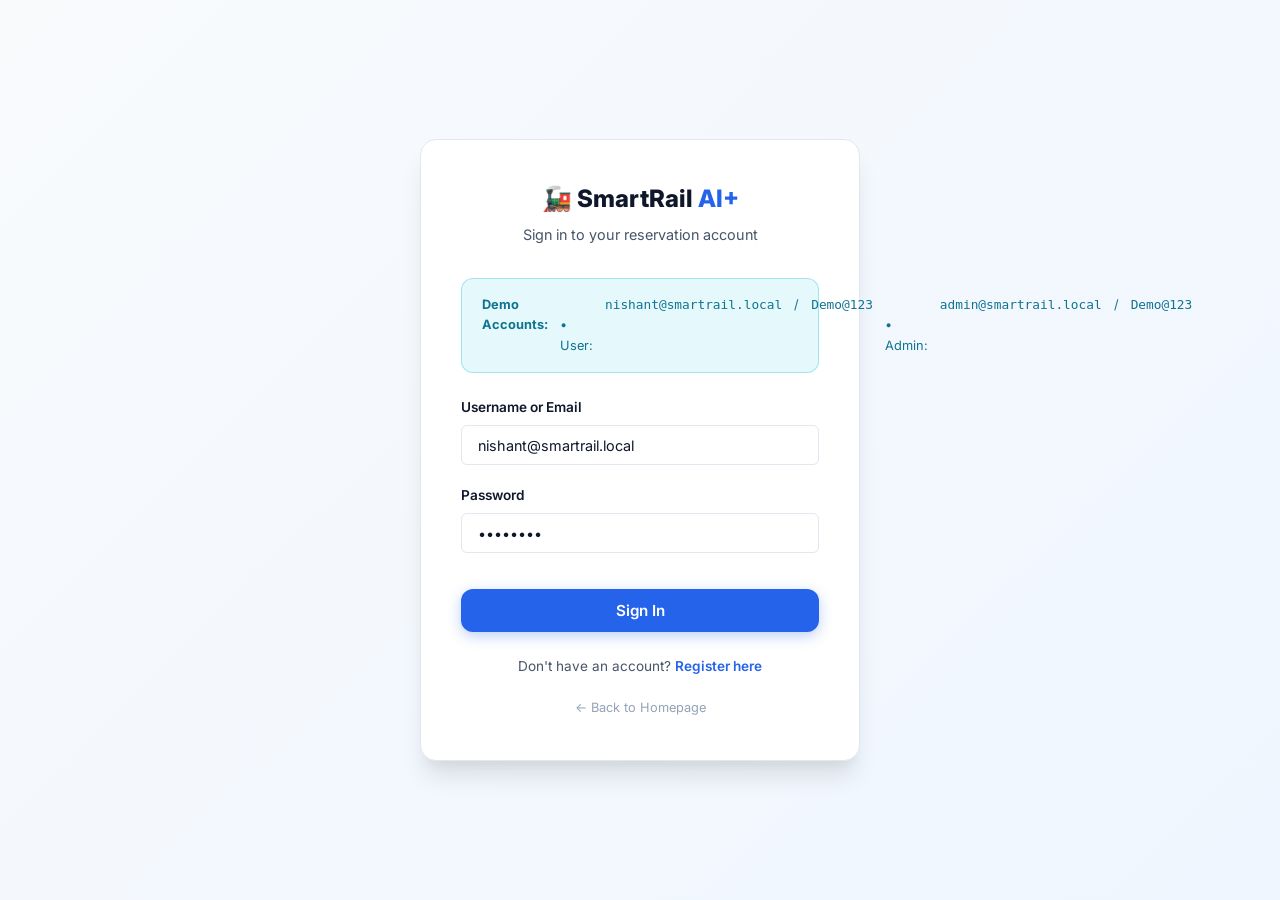
<file: frontend/pages/my-bookings.html>
<!DOCTYPE html>
<html lang="en">
<head>
<meta charset="UTF-8">
<meta name="viewport" content="width=device-width, initial-scale=1.0">
<title>My Bookings — SmartRail AI+</title>
<link rel="stylesheet" href="../css/main.css">
<link href="https://fonts.googleapis.com/css2?family=Inter:wght@400;500;600;700;800&display=swap" rel="stylesheet">
</head>
<body>
<div class="app-layout">
  <aside class="sidebar">
    <div class="sidebar-brand"><span>🚂</span> SmartRail <span class="brand-accent">AI+</span></div>
    <nav class="sidebar-nav">
      <div class="nav-section">
        <div class="nav-section-title">Main</div>
        <a href="dashboard.html" class="nav-item"><span class="nav-icon">📊</span> Dashboard</a>
        <a href="search.html" class="nav-item"><span class="nav-icon">🔍</span> Search Trains</a>
        <a href="my-bookings.html" class="nav-item active"><span class="nav-icon">🎫</span> My Bookings</a>
        <a href="pnr.html" class="nav-item"><span class="nav-icon">📋</span> PNR Enquiry</a>
        <a href="waitlist.html" class="nav-item"><span class="nav-icon">⏳</span> Waitlist Status</a>
      </div>
      <div class="nav-section">
        <div class="nav-section-title">AI Engine</div>
        <a href="ai-waitlist.html" class="nav-item"><span class="nav-icon">🤖</span> WL Prediction</a>
        <a href="ai-recommend.html" class="nav-item"><span class="nav-icon">🎯</span> Train Recommender</a>
        <a href="ai-seat.html" class="nav-item"><span class="nav-icon">💺</span> Seat Selection</a>
      </div>
      <div class="nav-section">
        <div class="nav-section-title">System & OS</div>
        <a href="telemetry.html" class="nav-item"><span class="nav-icon">⚙️</span> OS Telemetry</a>
        <a href="admin.html" class="nav-item"><span class="nav-icon">👑</span> Admin Console</a>
      </div>
    </nav>
  </aside>

  <main class="main-content">
    <div class="page-header">
      <h1 class="page-title">My Bookings</h1>
      <p class="page-subtitle">View booking history, ticket status, and cancellation management.</p>
    </div>

    <div class="card">
      <div class="card-body" style="padding: 0;">
        <div class="table-wrap">
          <table>
            <thead>
              <tr>
                <th>PNR</th>
                <th>Train</th>
                <th>Route</th>
                <th>Date</th>
                <th>Class</th>
                <th>Status</th>
                <th>Fare</th>
                <th>Actions</th>
              </tr>
            </thead>
            <tbody id="my-bookings-list">
              <tr><td colspan="8" class="loading"><div class="spinner"></div> Loading reservations...</td></tr>
            </tbody>
          </table>
        </div>
      </div>
    </div>
  </main>
</div>

<script src="../js/api.js"></script>
<script src="../js/app.js"></script>
<script>
checkAuth();

async function loadBookings() {
  const tbody = document.getElementById('my-bookings-list');
  try {
    const res = await API.getMyBookings();
    const list = res.bookings || [];

    if (list.length === 0) {
      tbody.innerHTML = '<tr><td colspan="8" class="empty-state">No reservations recorded yet. Book a ticket from Search Trains!</td></tr>';
      return;
    }

    tbody.innerHTML = list.map(b => `
      <tr>
        <td><strong><a href="pnr.html?pnr=${b.pnr}">${b.pnr}</a></strong></td>
        <td>${b.train_number} - ${b.train_name}</td>
        <td>${b.source_name} → ${b.dest_name}</td>
        <td>${b.journey_date}</td>
        <td><span class="badge badge-info">${b.travel_class}</span></td>
        <td><span class="badge ${b.booking_status === 'CONFIRMED' ? 'badge-success' : b.booking_status === 'WAITING' ? 'badge-warning' : 'badge-danger'}">${b.booking_status}</span></td>
        <td>₹${b.total_fare}</td>
        <td>
          <a href="pnr.html?pnr=${b.pnr}" class="btn-outline" style="padding: 0.3rem 0.6rem; font-size: 0.75rem;">View</a>
        </td>
      </tr>
    `).join('');
  } catch (err) {
    tbody.innerHTML = `<tr><td colspan="8" class="alert alert-danger">${err.message}</td></tr>`;
  }
}

loadBookings();
</script>
</body>
</html>
</file>
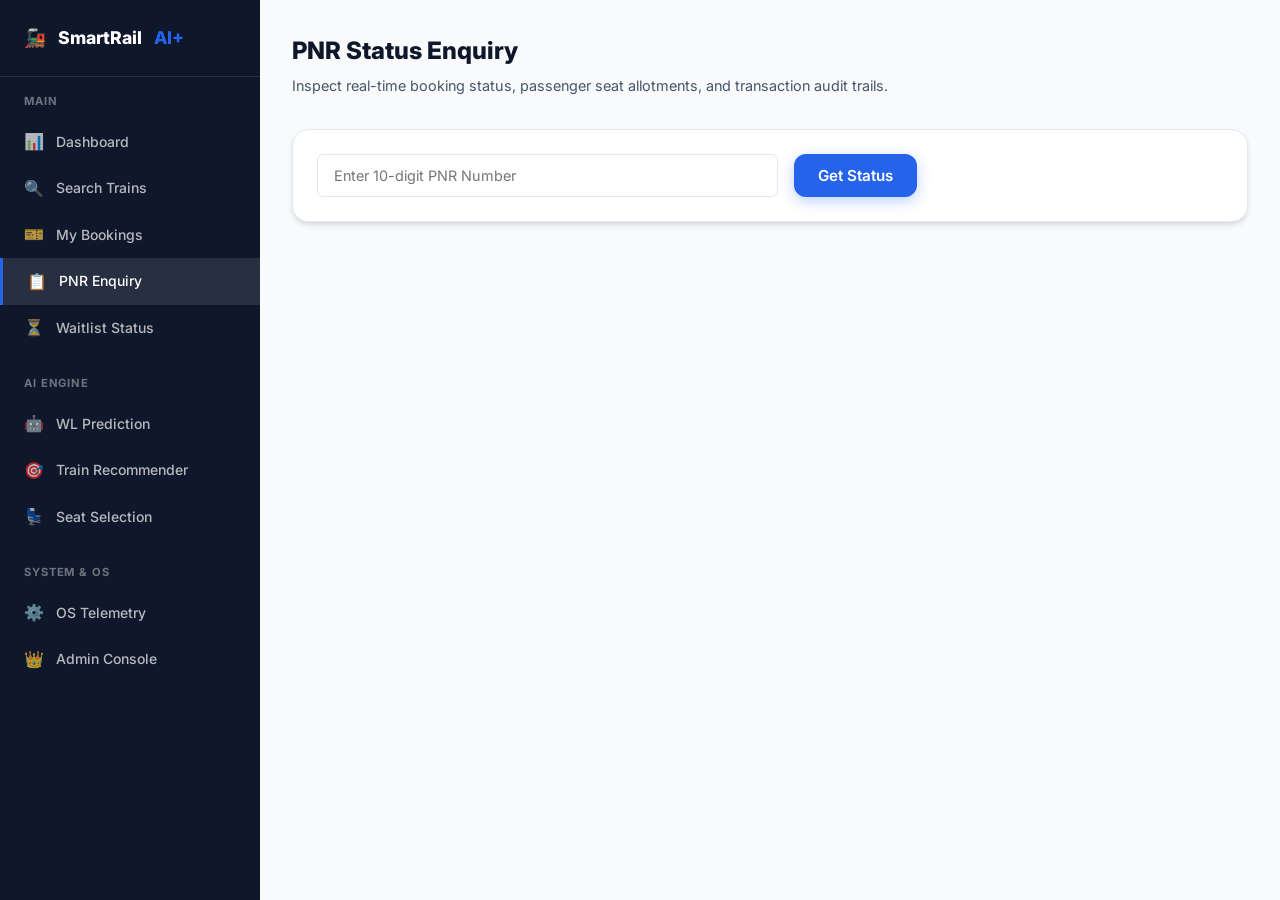
<file: frontend/pages/pnr.html>
<!DOCTYPE html>
<html lang="en">
<head>
<meta charset="UTF-8">
<meta name="viewport" content="width=device-width, initial-scale=1.0">
<title>PNR Enquiry — SmartRail AI+</title>
<link rel="stylesheet" href="../css/main.css">
<link href="https://fonts.googleapis.com/css2?family=Inter:wght@400;500;600;700;800&display=swap" rel="stylesheet">
</head>
<body>
<div class="app-layout">
  <aside class="sidebar">
    <div class="sidebar-brand"><span>🚂</span> SmartRail <span class="brand-accent">AI+</span></div>
    <nav class="sidebar-nav">
      <div class="nav-section">
        <div class="nav-section-title">Main</div>
        <a href="dashboard.html" class="nav-item"><span class="nav-icon">📊</span> Dashboard</a>
        <a href="search.html" class="nav-item"><span class="nav-icon">🔍</span> Search Trains</a>
        <a href="my-bookings.html" class="nav-item"><span class="nav-icon">🎫</span> My Bookings</a>
        <a href="pnr.html" class="nav-item active"><span class="nav-icon">📋</span> PNR Enquiry</a>
        <a href="waitlist.html" class="nav-item"><span class="nav-icon">⏳</span> Waitlist Status</a>
      </div>
      <div class="nav-section">
        <div class="nav-section-title">AI Engine</div>
        <a href="ai-waitlist.html" class="nav-item"><span class="nav-icon">🤖</span> WL Prediction</a>
        <a href="ai-recommend.html" class="nav-item"><span class="nav-icon">🎯</span> Train Recommender</a>
        <a href="ai-seat.html" class="nav-item"><span class="nav-icon">💺</span> Seat Selection</a>
      </div>
      <div class="nav-section">
        <div class="nav-section-title">System & OS</div>
        <a href="telemetry.html" class="nav-item"><span class="nav-icon">⚙️</span> OS Telemetry</a>
        <a href="admin.html" class="nav-item"><span class="nav-icon">👑</span> Admin Console</a>
      </div>
    </nav>
  </aside>

  <main class="main-content">
    <div class="page-header">
      <h1 class="page-title">PNR Status Enquiry</h1>
      <p class="page-subtitle">Inspect real-time booking status, passenger seat allotments, and transaction audit trails.</p>
    </div>

    <!-- PNR Form -->
    <div class="card" style="margin-bottom: 2rem;">
      <div class="card-body">
        <form id="pnr-form" style="display: flex; gap: 1rem; max-width: 600px;">
          <input type="text" id="pnr-input" class="form-control" required placeholder="Enter 10-digit PNR Number" maxlength="10" pattern="\d{10}">
          <button type="submit" class="btn-primary" style="white-space: nowrap;">Get Status</button>
        </form>
      </div>
    </div>

    <!-- PNR Details Result -->
    <div id="pnr-result-container"></div>
  </main>
</div>

<script src="../js/api.js"></script>
<script src="../js/app.js"></script>
<script>
const urlParams = new URLSearchParams(window.location.search);
const pnrParam = urlParams.get('pnr');
if (pnrParam) {
  document.getElementById('pnr-input').value = pnrParam;
  fetchPnr(pnrParam);
}

document.getElementById('pnr-form').addEventListener('submit', (e) => {
  e.preventDefault();
  const pnr = document.getElementById('pnr-input').value.trim();
  fetchPnr(pnr);
});

async function fetchPnr(pnr) {
  const container = document.getElementById('pnr-result-container');
  container.innerHTML = '<div class="loading"><div class="spinner"></div> Fetching PNR status from database...</div>';

  try {
    const data = await API.pnrEnquiry(pnr);
    container.innerHTML = `
      <div class="card" style="margin-bottom: 1.5rem;">
        <div class="card-header">
          <div>
            <span style="font-size: 1.25rem; font-weight: 800;">PNR: ${data.pnr}</span>
            <span class="badge ${data.booking_status === 'CONFIRMED' ? 'badge-success' : data.booking_status === 'WAITING' ? 'badge-warning' : 'badge-danger'}" style="margin-left: 0.75rem;">
              ${data.booking_status}
            </span>
          </div>
          <div>Fare: <strong>₹${data.total_fare}</strong></div>
        </div>
        <div class="card-body">
          <div style="display: grid; grid-template-columns: repeat(auto-fit, minmax(200px, 1fr)); gap: 1.5rem; margin-bottom: 1.5rem;">
            <div>
              <div style="font-size: 0.8rem; color: var(--text-muted);">Train</div>
              <div style="font-weight: 700;">${data.train.number} - ${data.train.name}</div>
            </div>
            <div>
              <div style="font-size: 0.8rem; color: var(--text-muted);">Route</div>
              <div style="font-weight: 700;">${data.source.name} → ${data.destination.name}</div>
            </div>
            <div>
              <div style="font-size: 0.8rem; color: var(--text-muted);">Journey Date</div>
              <div style="font-weight: 700;">${data.journey_date}</div>
            </div>
            <div>
              <div style="font-size: 0.8rem; color: var(--text-muted);">Class</div>
              <div style="font-weight: 700;">${data.travel_class}</div>
            </div>
          </div>

          <h3 style="font-size: 1rem; font-weight: 700; margin-bottom: 0.75rem;">Passenger Allotment</h3>
          <div class="table-wrap" style="margin-bottom: 1.5rem;">
            <table>
              <thead>
                <tr>
                  <th>Passenger</th>
                  <th>Age/Gender</th>
                  <th>Status</th>
                  <th>Coach</th>
                  <th>Seat / Berth</th>
                </tr>
              </thead>
              <tbody>
                ${data.passengers.map(p => `
                  <tr>
                    <td>${p.name}</td>
                    <td>${p.age} / ${p.gender}</td>
                    <td><span class="badge ${p.status === 'CONFIRMED' ? 'badge-success' : 'badge-warning'}">${p.status}</span></td>
                    <td>${p.coach || '—'}</td>
                    <td>${p.seat ? `${p.seat} (${p.berth || ''})` : p.waitlist_number ? `WL ${p.waitlist_number}` : '—'}</td>
                  </tr>
                `).join('')}
              </tbody>
            </table>
          </div>

          <h3 style="font-size: 1rem; font-weight: 700; margin-bottom: 0.75rem;">Status History & Audit Trail</h3>
          <div class="table-wrap">
            <table>
              <thead>
                <tr>
                  <th>Old Status</th>
                  <th>New Status</th>
                  <th>Reason</th>
                  <th>Timestamp</th>
                </tr>
              </thead>
              <tbody>
                ${data.status_history.map(h => `
                  <tr>
                    <td>${h.old_status || 'INIT'}</td>
                    <td><strong>${h.new_status}</strong></td>
                    <td>${h.reason}</td>
                    <td>${h.changed_at}</td>
                  </tr>
                `).join('')}
              </tbody>
            </table>
          </div>

          ${data.booking_status !== 'CANCELLED' ? `
            <div style="margin-top: 1.5rem; text-align: right;">
              <button class="btn-danger" onclick="cancelTicket('${data.pnr}')">Cancel This Ticket</button>
            </div>
          ` : ''}
        </div>
      </div>
    `;
  } catch (err) {
    container.innerHTML = `<div class="card"><div class="card-body alert alert-danger">${err.message}</div></div>`;
  }
}

async function cancelTicket(pnr) {
  if (!confirm(`Are you sure you want to cancel ticket with PNR ${pnr}?`)) return;
  try {
    const res = await API.cancelBooking(pnr);
    showToast('Cancelled', `Ticket cancelled. ${res.promoted_pnr ? `Waitlist ticket ${res.promoted_pnr} promoted!` : ''}`, 'success');
    fetchPnr(pnr);
  } catch (err) {
    showToast('Cancellation Failed', err.message, 'error');
  }
}
</script>
</body>
</html>
</file>
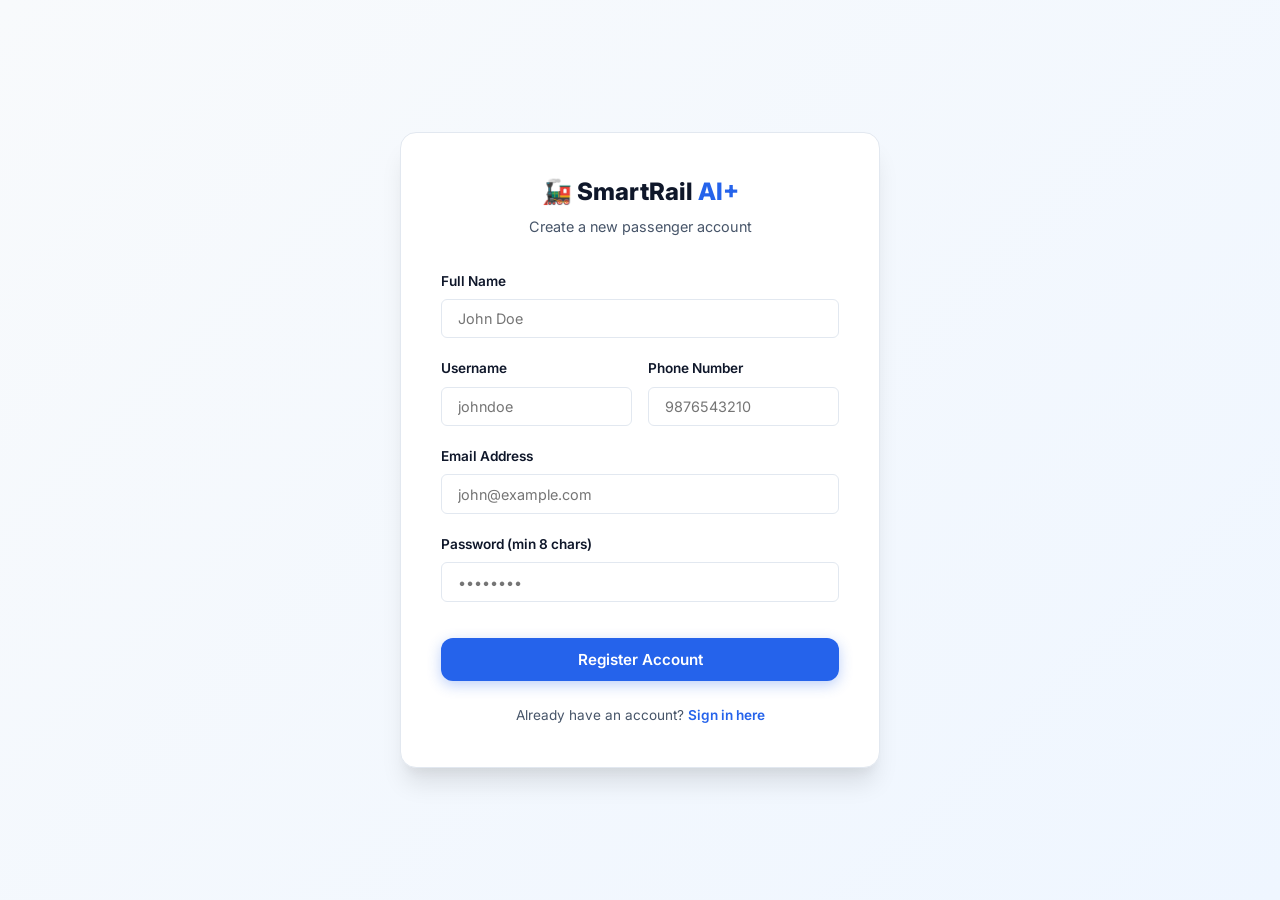
<file: frontend/pages/register.html>
<!DOCTYPE html>
<html lang="en">
<head>
<meta charset="UTF-8">
<meta name="viewport" content="width=device-width, initial-scale=1.0">
<title>Register — SmartRail AI+</title>
<link rel="stylesheet" href="../css/main.css">
<link href="https://fonts.googleapis.com/css2?family=Inter:wght@400;500;600;700;800&display=swap" rel="stylesheet">
<style>
  .auth-wrapper {
    min-height: 100vh; display: flex; align-items: center; justify-content: center;
    background: linear-gradient(135deg, #f8fafc 0%, #eff6ff 100%); padding: 1.5rem;
  }
  .auth-card {
    background: white; border-radius: var(--radius-lg); box-shadow: var(--shadow-xl);
    border: 1px solid var(--border); width: 100%; max-width: 480px; padding: 2.5rem;
  }
</style>
</head>
<body>
<div class="auth-wrapper">
  <div class="auth-card">
    <div style="text-align: center; margin-bottom: 2rem;">
      <div style="font-size: 1.5rem; font-weight: 800;">🚂 SmartRail <span class="brand-accent">AI+</span></div>
      <p style="color: var(--text-secondary); font-size: 0.9rem; margin-top: 0.25rem;">Create a new passenger account</p>
    </div>

    <form id="register-form">
      <div class="form-group">
        <label class="form-label" for="full_name">Full Name</label>
        <input type="text" id="full_name" class="form-control" required placeholder="John Doe">
      </div>
      <div class="form-row">
        <div class="form-group">
          <label class="form-label" for="username">Username</label>
          <input type="text" id="username" class="form-control" required placeholder="johndoe">
        </div>
        <div class="form-group">
          <label class="form-label" for="phone">Phone Number</label>
          <input type="tel" id="phone" class="form-control" placeholder="9876543210">
        </div>
      </div>
      <div class="form-group">
        <label class="form-label" for="email">Email Address</label>
        <input type="email" id="email" class="form-control" required placeholder="john@example.com">
      </div>
      <div class="form-group">
        <label class="form-label" for="password">Password (min 8 chars)</label>
        <input type="password" id="password" class="form-control" required minlength="8" placeholder="••••••••">
      </div>
      <button type="submit" class="btn-primary" style="width: 100%; justify-content: center; margin-top: 1rem;">
        Register Account
      </button>
    </form>

    <div style="text-align: center; margin-top: 1.5rem; font-size: 0.85rem; color: var(--text-secondary);">
      Already have an account? <a href="login.html" style="font-weight: 600;">Sign in here</a>
    </div>
  </div>
</div>

<script src="../js/api.js"></script>
<script src="../js/app.js"></script>
<script>
document.getElementById('register-form').addEventListener('submit', async (e) => {
  e.preventDefault();
  const payload = {
    full_name: document.getElementById('full_name').value.trim(),
    username: document.getElementById('username').value.trim(),
    email: document.getElementById('email').value.trim(),
    phone: document.getElementById('phone').value.trim(),
    password: document.getElementById('password').value,
    gender: 'OTHER'
  };

  try {
    await API.register(payload);
    showToast('Account Created', 'Registration successful! Please login.', 'success');
    setTimeout(() => { window.location.href = 'login.html'; }, 1000);
  } catch (err) {
    showToast('Registration Error', err.message, 'error');
  }
});
</script>
</body>
</html>
</file>
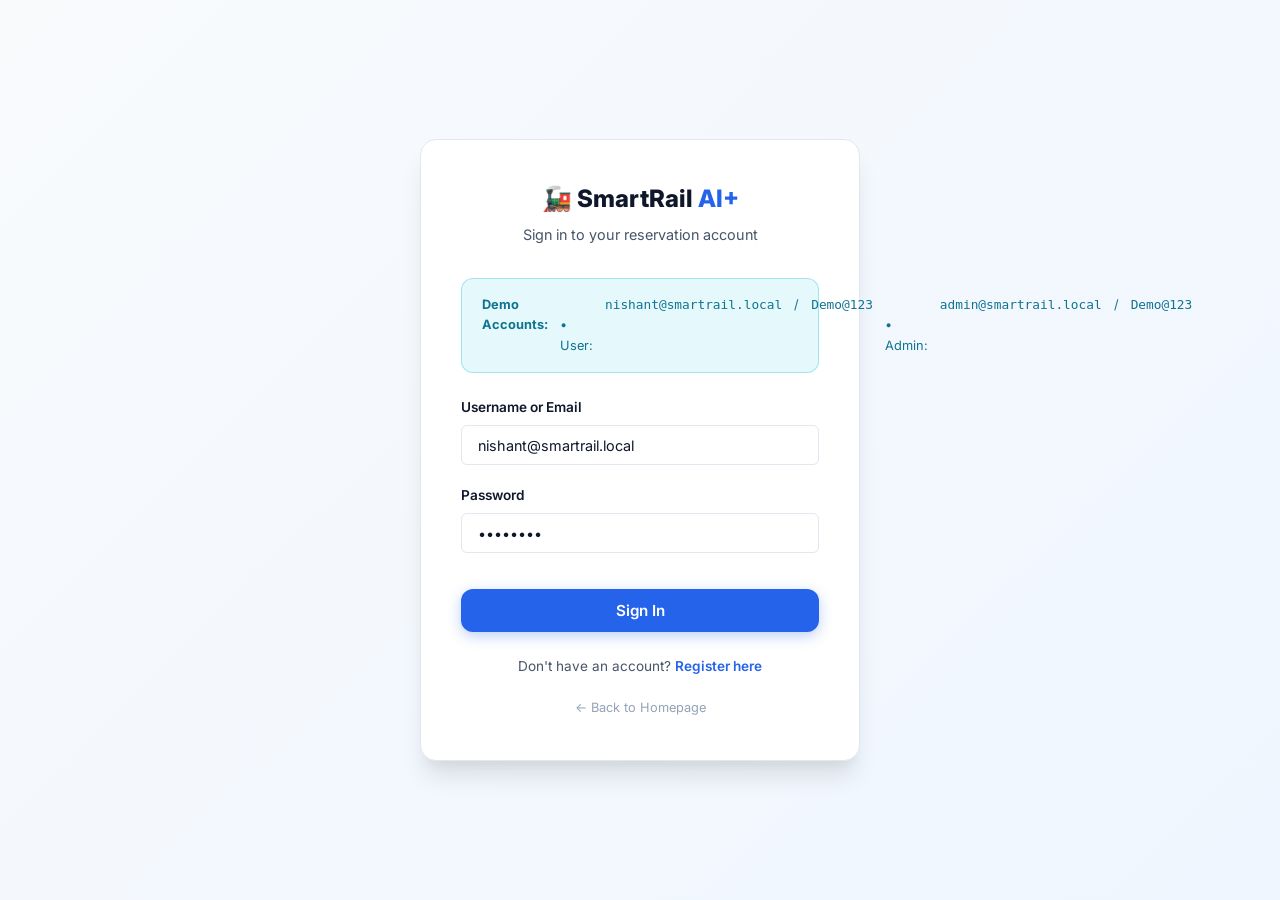
<file: frontend/pages/search.html>
<!DOCTYPE html>
<html lang="en">
<head>
<meta charset="UTF-8">
<meta name="viewport" content="width=device-width, initial-scale=1.0">
<title>Search Trains — SmartRail AI+</title>
<link rel="stylesheet" href="../css/main.css">
<link href="https://fonts.googleapis.com/css2?family=Inter:wght@400;500;600;700;800&display=swap" rel="stylesheet">
</head>
<body>
<div class="app-layout">
  <aside class="sidebar">
    <div class="sidebar-brand"><span>🚂</span> SmartRail <span class="brand-accent">AI+</span></div>
    <nav class="sidebar-nav">
      <div class="nav-section">
        <div class="nav-section-title">Main</div>
        <a href="dashboard.html" class="nav-item"><span class="nav-icon">📊</span> Dashboard</a>
        <a href="search.html" class="nav-item active"><span class="nav-icon">🔍</span> Search Trains</a>
        <a href="my-bookings.html" class="nav-item"><span class="nav-icon">🎫</span> My Bookings</a>
        <a href="pnr.html" class="nav-item"><span class="nav-icon">📋</span> PNR Enquiry</a>
        <a href="waitlist.html" class="nav-item"><span class="nav-icon">⏳</span> Waitlist Status</a>
      </div>
      <div class="nav-section">
        <div class="nav-section-title">AI Engine</div>
        <a href="ai-waitlist.html" class="nav-item"><span class="nav-icon">🤖</span> WL Prediction</a>
        <a href="ai-recommend.html" class="nav-item"><span class="nav-icon">🎯</span> Train Recommender</a>
        <a href="ai-seat.html" class="nav-item"><span class="nav-icon">💺</span> Seat Selection</a>
      </div>
      <div class="nav-section">
        <div class="nav-section-title">System & OS</div>
        <a href="telemetry.html" class="nav-item"><span class="nav-icon">⚙️</span> OS Telemetry</a>
        <a href="admin.html" class="nav-item"><span class="nav-icon">👑</span> Admin Console</a>
      </div>
    </nav>
    <div class="sidebar-footer">
      <div class="user-info">
        <div class="user-avatar" id="sidebar-user-avatar">NK</div>
        <div style="flex:1"><div class="user-name" id="sidebar-user-name">Nishant</div></div>
        <button onclick="logout()" style="background:none;border:none;color:white;cursor:pointer;">🚪</button>
      </div>
    </div>
  </aside>

  <main class="main-content">
    <div class="page-header">
      <h1 class="page-title">Search & Book Trains</h1>
      <p class="page-subtitle">Real-time schedule and seat inventory from MySQL database.</p>
    </div>

    <!-- Search Form -->
    <div class="card" style="margin-bottom: 2rem;">
      <div class="card-body">
        <form id="train-search-form">
          <div class="form-row">
            <div class="form-group">
              <label class="form-label" for="search-source">From (Source Station)</label>
              <select id="search-source" class="form-control" required>
                <optgroup label="Delhi / NCR">
                  <option value="NDLS">NDLS — New Delhi</option>
                  <option value="DLI">DLI — Old Delhi Junction</option>
                  <option value="NZM">NZM — Hazrat Nizamuddin</option>
                  <option value="ANVT">ANVT — Anand Vihar Terminal</option>
                </optgroup>
                <optgroup label="Mumbai">
                  <option value="BCT">BCT — Mumbai Central</option>
                  <option value="CSMT">CSMT — Chhatrapati Shivaji Terminus</option>
                  <option value="BDTS">BDTS — Bandra Terminus</option>
                </optgroup>
                <optgroup label="Kolkata">
                  <option value="HWH">HWH — Howrah Junction</option>
                  <option value="SDAH">SDAH — Sealdah</option>
                </optgroup>
                <optgroup label="Chennai / Tamil Nadu">
                  <option value="MAS">MAS — Chennai Central</option>
                  <option value="MS">MS — Chennai Egmore</option>
                </optgroup>
                <optgroup label="Bangalore / Karnataka">
                  <option value="SBC">SBC — KSR Bengaluru City</option>
                  <option value="YPR">YPR — Yesvantpur Junction</option>
                </optgroup>
                <optgroup label="Hyderabad / Telangana">
                  <option value="SC">SC — Secunderabad Junction</option>
                  <option value="HYB">HYB — Hyderabad Deccan</option>
                </optgroup>
                <optgroup label="Madhya Pradesh">
                  <option value="BPL">BPL — Bhopal Junction</option>
                  <option value="RKMP">RKMP — Rani Kamlapati</option>
                  <option value="GWL">GWL — Gwalior Junction</option>
                  <option value="INDB">INDB — Indore Junction</option>
                  <option value="UJN">UJN — Ujjain Junction</option>
                </optgroup>
                <optgroup label="Uttar Pradesh">
                  <option value="AGC">AGC — Agra Cantt</option>
                  <option value="JHS">JHS — Jhansi Junction</option>
                  <option value="CNB">CNB — Kanpur Central</option>
                  <option value="LKO">LKO — Lucknow Charbagh</option>
                  <option value="PRYJ">PRYJ — Prayagraj Junction</option>
                  <option value="BSB">BSB — Varanasi Junction</option>
                  <option value="DDU">DDU — Pt. Deen Dayal Upadhyaya Jn.</option>
                  <option value="GKP">GKP — Gorakhpur Junction</option>
                </optgroup>
                <optgroup label="Bihar / Jharkhand">
                  <option value="PNBE">PNBE — Patna Junction</option>
                  <option value="GAYA">GAYA — Gaya Junction</option>
                  <option value="DHN">DHN — Dhanbad Junction</option>
                  <option value="RNC">RNC — Ranchi Junction</option>
                </optgroup>
                <optgroup label="Uttarakhand">
                  <option value="DDN">DDN — Dehradun Terminal</option>
                  <option value="HRW">HRW — Haridwar Junction</option>
                  <option value="RKSH">RKSH — Rishikesh</option>
                </optgroup>
                <optgroup label="Rajasthan">
                  <option value="JP">JP — Jaipur Junction</option>
                  <option value="KOTA">KOTA — Kota Junction</option>
                </optgroup>
                <optgroup label="Gujarat">
                  <option value="ADI">ADI — Ahmedabad Junction</option>
                  <option value="BRC">BRC — Vadodara Junction</option>
                  <option value="ST">ST — Surat</option>
                </optgroup>
                <optgroup label="Maharashtra">
                  <option value="PUNE">PUNE — Pune Junction</option>
                  <option value="NAG">NAG — Nagpur Junction</option>
                </optgroup>
                <optgroup label="Punjab / Haryana / Chandigarh">
                  <option value="CDG">CDG — Chandigarh Junction</option>
                  <option value="ASR">ASR — Amritsar Junction</option>
                </optgroup>
                <optgroup label="Jammu & Kashmir">
                  <option value="JAT">JAT — Jammu Tawi</option>
                  <option value="SVDK">SVDK — SMVD Katra</option>
                </optgroup>
                <optgroup label="Assam / North-East">
                  <option value="GHY">GHY — Guwahati</option>
                </optgroup>
                <optgroup label="Odisha / Andhra Pradesh">
                  <option value="BBS">BBS — Bhubaneswar</option>
                  <option value="PURI">PURI — Puri</option>
                  <option value="VSKP">VSKP — Visakhapatnam</option>
                  <option value="BZA">BZA — Vijayawada Junction</option>
                </optgroup>
                <optgroup label="Kerala / Goa">
                  <option value="TVC">TVC — Thiruvananthapuram Central</option>
                  <option value="ERS">ERS — Ernakulam Junction</option>
                  <option value="MAO">MAO — Madgaon Junction</option>
                </optgroup>
              </select>
            </div>
            <div class="form-group">
              <label class="form-label" for="search-dest">To (Destination Station)</label>
              <select id="search-dest" class="form-control" required>
                <optgroup label="Delhi / NCR">
                  <option value="NDLS">NDLS — New Delhi</option>
                  <option value="DLI">DLI — Old Delhi Junction</option>
                  <option value="NZM">NZM — Hazrat Nizamuddin</option>
                  <option value="ANVT">ANVT — Anand Vihar Terminal</option>
                </optgroup>
                <optgroup label="Mumbai">
                  <option value="BCT">BCT — Mumbai Central</option>
                  <option value="CSMT">CSMT — Chhatrapati Shivaji Terminus</option>
                  <option value="BDTS">BDTS — Bandra Terminus</option>
                </optgroup>
                <optgroup label="Kolkata">
                  <option value="HWH">HWH — Howrah Junction</option>
                  <option value="SDAH">SDAH — Sealdah</option>
                </optgroup>
                <optgroup label="Chennai / Tamil Nadu">
                  <option value="MAS">MAS — Chennai Central</option>
                  <option value="MS">MS — Chennai Egmore</option>
                </optgroup>
                <optgroup label="Bangalore / Karnataka">
                  <option value="SBC">SBC — KSR Bengaluru City</option>
                  <option value="YPR">YPR — Yesvantpur Junction</option>
                </optgroup>
                <optgroup label="Hyderabad / Telangana">
                  <option value="SC">SC — Secunderabad Junction</option>
                  <option value="HYB">HYB — Hyderabad Deccan</option>
                </optgroup>
                <optgroup label="Madhya Pradesh">
                  <option value="BPL">BPL — Bhopal Junction</option>
                  <option value="RKMP">RKMP — Rani Kamlapati</option>
                  <option value="GWL">GWL — Gwalior Junction</option>
                  <option value="INDB">INDB — Indore Junction</option>
                  <option value="UJN">UJN — Ujjain Junction</option>
                </optgroup>
                <optgroup label="Uttar Pradesh">
                  <option value="AGC">AGC — Agra Cantt</option>
                  <option value="JHS">JHS — Jhansi Junction</option>
                  <option value="CNB">CNB — Kanpur Central</option>
                  <option value="LKO">LKO — Lucknow Charbagh</option>
                  <option value="PRYJ">PRYJ — Prayagraj Junction</option>
                  <option value="BSB">BSB — Varanasi Junction</option>
                  <option value="DDU">DDU — Pt. Deen Dayal Upadhyaya Jn.</option>
                  <option value="GKP">GKP — Gorakhpur Junction</option>
                </optgroup>
                <optgroup label="Bihar / Jharkhand">
                  <option value="PNBE">PNBE — Patna Junction</option>
                  <option value="GAYA">GAYA — Gaya Junction</option>
                  <option value="DHN">DHN — Dhanbad Junction</option>
                  <option value="RNC">RNC — Ranchi Junction</option>
                </optgroup>
                <optgroup label="Uttarakhand">
                  <option value="DDN">DDN — Dehradun Terminal</option>
                  <option value="HRW">HRW — Haridwar Junction</option>
                  <option value="RKSH">RKSH — Rishikesh</option>
                </optgroup>
                <optgroup label="Rajasthan">
                  <option value="JP">JP — Jaipur Junction</option>
                  <option value="KOTA">KOTA — Kota Junction</option>
                </optgroup>
                <optgroup label="Gujarat">
                  <option value="ADI">ADI — Ahmedabad Junction</option>
                  <option value="BRC">BRC — Vadodara Junction</option>
                  <option value="ST">ST — Surat</option>
                </optgroup>
                <optgroup label="Maharashtra">
                  <option value="PUNE">PUNE — Pune Junction</option>
                  <option value="NAG">NAG — Nagpur Junction</option>
                </optgroup>
                <optgroup label="Punjab / Haryana / Chandigarh">
                  <option value="CDG">CDG — Chandigarh Junction</option>
                  <option value="ASR">ASR — Amritsar Junction</option>
                </optgroup>
                <optgroup label="Jammu & Kashmir">
                  <option value="JAT">JAT — Jammu Tawi</option>
                  <option value="SVDK">SVDK — SMVD Katra</option>
                </optgroup>
                <optgroup label="Assam / North-East">
                  <option value="GHY">GHY — Guwahati</option>
                </optgroup>
                <optgroup label="Odisha / Andhra Pradesh">
                  <option value="BBS">BBS — Bhubaneswar</option>
                  <option value="PURI">PURI — Puri</option>
                  <option value="VSKP">VSKP — Visakhapatnam</option>
                  <option value="BZA">BZA — Vijayawada Junction</option>
                </optgroup>
                <optgroup label="Kerala / Goa">
                  <option value="TVC">TVC — Thiruvananthapuram Central</option>
                  <option value="ERS">ERS — Ernakulam Junction</option>
                  <option value="MAO">MAO — Madgaon Junction</option>
                </optgroup>
              </select>
            </div>
          </div>
          <div class="form-row-3">
            <div class="form-group">
              <label class="form-label" for="search-date">Journey Date</label>
              <input type="date" id="search-date" class="form-control" required>
            </div>
            <div class="form-group">
              <label class="form-label" for="search-class">Travel Class</label>
              <select id="search-class" class="form-control">
                <option value="">All Classes</option>
                <option value="3AC">3AC — AC 3-Tier</option>
                <option value="2AC">2AC — AC 2-Tier</option>
                <option value="1AC">1AC — AC First Class</option>
                <option value="SL">SL — Sleeper</option>
                <option value="CC">CC — AC Chair Car</option>
              </select>
            </div>
            <div class="form-group">
              <label class="form-label" for="search-quota">Quota (OS Priority)</label>
              <select id="search-quota" class="form-control">
                <option value="GENERAL">Normal / General (Priority 4)</option>
                <option value="TATKAL">Tatkal (Priority 3)</option>
                <option value="SENIOR_CITIZEN">Senior Citizen (Priority 2)</option>
                <option value="EMERGENCY">Emergency (Priority 1)</option>
              </select>
            </div>
          </div>
          <button type="submit" class="btn-primary" style="padding: 0.8rem 2rem;">
            🔍 Search Trains
          </button>
        </form>
      </div>
    </div>

    <!-- Search Results Section -->
    <div id="results-container"></div>

    <!-- Booking Modal (Simple modal inside page) -->
    <div id="booking-modal" style="display:none; position:fixed; inset:0; background:rgba(0,0,0,0.5); z-index:1000; align-items:center; justify-content:center;">
      <div class="card" style="width:100%; max-width:550px; max-height:90vh; overflow-y:auto;">
        <div class="card-header">
          <div class="card-title" id="modal-train-title">Book Ticket</div>
          <button onclick="closeBookingModal()" style="background:none; border:none; font-size:1.2rem; cursor:pointer;">✕</button>
        </div>
        <div class="card-body">
          <form id="booking-submission-form">
            <input type="hidden" id="book-train-id">
            <input type="hidden" id="book-coach-id">
            <input type="hidden" id="book-fare">
            <input type="hidden" id="book-class">

            <div class="alert alert-info" id="modal-route-info" style="font-size:0.85rem;"></div>

            <h4 style="font-size: 0.95rem; margin-bottom: 0.75rem;">Passenger Details</h4>
            <div class="form-group">
              <label class="form-label">Full Name</label>
              <input type="text" id="pax-name" class="form-control" required placeholder="Passenger Name">
            </div>
            <div class="form-row">
              <div class="form-group">
                <label class="form-label">Age</label>
                <input type="number" id="pax-age" class="form-control" required min="1" max="120" value="28">
              </div>
              <div class="form-group">
                <label class="form-label">Gender</label>
                <select id="pax-gender" class="form-control">
                  <option value="MALE">Male</option>
                  <option value="FEMALE">Female</option>
                  <option value="OTHER">Other</option>
                </select>
              </div>
            </div>
            <div class="form-group">
              <label class="form-label">Berth Preference</label>
              <select id="pax-berth" class="form-control">
                <option value="NO_PREFERENCE">No Preference</option>
                <option value="LOWER">Lower Berth</option>
                <option value="MIDDLE">Middle Berth</option>
                <option value="UPPER">Upper Berth</option>
                <option value="SIDE_LOWER">Side Lower</option>
                <option value="SIDE_UPPER">Side Upper</option>
              </select>
            </div>
            <button type="submit" class="btn-primary" style="width:100%; justify-content:center; margin-top:1rem;" id="submit-booking-btn">
              ⚡ Submit Booking via OS Priority Scheduler
            </button>
          </form>
        </div>
      </div>
    </div>
  </main>
</div>

<script src="../js/api.js"></script>
<script src="../js/app.js"></script>
<script>
checkAuth();

// Set date picker min = today, max = 90 days ahead
const today = new Date();
const minDate = today.toISOString().split('T')[0];
const maxDate = new Date(today.getTime() + 90 * 86400000).toISOString().split('T')[0];
const dateInput = document.getElementById('search-date');
dateInput.min = minDate;
dateInput.max = maxDate;

// Default date to tomorrow
const tomorrow = new Date();
tomorrow.setDate(tomorrow.getDate() + 1);
dateInput.value = tomorrow.toISOString().split('T')[0];

// Parse URL params
const params = new URLSearchParams(window.location.search);
if (params.get('source')) document.getElementById('search-source').value = params.get('source');
if (params.get('dest')) document.getElementById('search-dest').value = params.get('dest');
if (params.get('date')) dateInput.value = params.get('date');

document.getElementById('train-search-form').addEventListener('submit', async (e) => {
  e.preventDefault();
  const src = document.getElementById('search-source').value;
  const dst = document.getElementById('search-dest').value;
  const dt = document.getElementById('search-date').value;
  const cls = document.getElementById('search-class').value;
  const quota = document.getElementById('search-quota').value;

  const container = document.getElementById('results-container');
  container.innerHTML = '<div class="loading"><div class="spinner"></div> Searching trains in MySQL database...</div>';

  try {
    const res = await API.searchTrains(src, dst, dt, cls, quota);
    if (!res.trains || res.trains.length === 0) {
      container.innerHTML = '<div class="card"><div class="card-body empty-state">No direct trains found on this route. Please try different stations (e.g., NDLS to HWH).</div></div>';
      return;
    }

    container.innerHTML = res.trains.map(t => `
      <div class="card" style="margin-bottom: 1.5rem;">
        <div class="card-header">
          <div>
            <span style="font-size: 1.1rem; font-weight: 800;">${t.train_number} — ${t.train_name}</span>
            <span class="badge badge-primary" style="margin-left: 0.5rem;">${t.train_type}</span>
          </div>
          <div style="font-size: 0.85rem; color: var(--text-muted);">Duration: ${t.duration}</div>
        </div>
        <div class="card-body">
          <div class="route-line" style="margin-bottom: 1.5rem;">
            <div>
              <div style="font-size: 1.25rem; font-weight: 700;">${t.departure_time}</div>
              <div style="font-size: 0.85rem; color: var(--text-secondary);">${t.source_name} (${t.source_code})</div>
            </div>
            <div style="flex:1; text-align:center; color: var(--text-muted); font-size: 0.8rem;">
              ──── ${t.duration} ────
            </div>
            <div style="text-align: right;">
              <div style="font-size: 1.25rem; font-weight: 700;">${t.arrival_time}</div>
              <div style="font-size: 0.85rem; color: var(--text-secondary);">${t.dest_name} (${t.dest_code})</div>
            </div>
          </div>

          <div style="display: grid; grid-template-columns: repeat(auto-fill, minmax(180px, 1fr)); gap: 1rem;">
            ${t.coaches.map(c => `
              <div style="border: 1px solid var(--border); border-radius: var(--radius); padding: 1rem; text-align: center; background: var(--surface-2);">
                <div style="font-weight: 700; font-size: 1rem;">${c.coach_type} (${c.coach_number})</div>
                <div style="font-size: 1.1rem; font-weight: 800; color: var(--primary); margin: 0.25rem 0;">₹${c.estimated_fare}</div>
                <div style="margin-bottom: 0.75rem;">
                  <span class="badge ${c.available_seats > 0 ? 'badge-success' : 'badge-warning'}">
                    ${c.available_seats > 0 ? `AVL: ${c.available_seats}` : `WL: ${c.waitlist_count}/${c.max_waitlist}`}
                  </span>
                </div>
                <button class="btn-primary-sm" style="width: 100%; justify-content: center;"
                  onclick="openBookingModal(${t.train_id}, '${t.train_number}', '${t.train_name}', ${c.coach_id}, '${c.coach_number}', '${c.coach_type}', ${c.estimated_fare}, '${t.source_code}', '${t.dest_code}', '${dt}')">
                  Book Now
                </button>
              </div>
            `).join('')}
          </div>
        </div>
      </div>
    `).join('');
  } catch (err) {
    container.innerHTML = `<div class="alert alert-danger">${err.message}</div>`;
  }
});

let currentBookingContext = {};

function openBookingModal(trainId, trainNum, trainName, coachId, coachNum, coachType, fare, src, dst, dt) {
  currentBookingContext = { trainId, coachId, coachNum, coachType, fare, src, dst, dt };
  document.getElementById('modal-train-title').textContent = `Book: ${trainNum} - ${trainName} (${coachType})`;
  document.getElementById('modal-route-info').innerHTML = `<strong>Route:</strong> ${src} → ${dst} | <strong>Date:</strong> ${dt} | <strong>Fare:</strong> ₹${fare}`;
  document.getElementById('booking-modal').style.display = 'flex';
}

function closeBookingModal() {
  document.getElementById('booking-modal').style.display = 'none';
}

document.getElementById('booking-submission-form').addEventListener('submit', async (e) => {
  e.preventDefault();
  const btn = document.getElementById('submit-booking-btn');
  btn.disabled = true;
  btn.textContent = 'Processing via C++ / OS Threads...';

  const payload = {
    train_id: currentBookingContext.trainId,
    coach_id: currentBookingContext.coachId,
    journey_date: currentBookingContext.dt,
    source_station: currentBookingContext.src,
    dest_station: currentBookingContext.dst,
    travel_class: currentBookingContext.coachType,
    quota: document.getElementById('search-quota').value,
    preferred_berth: document.getElementById('pax-berth').value,
    passengers: [{
      full_name: document.getElementById('pax-name').value,
      age: parseInt(document.getElementById('pax-age').value),
      gender: document.getElementById('pax-gender').value,
      id_type: 'AADHAAR'
    }],
    total_fare: currentBookingContext.fare
  };

  try {
    const res = await API.createBooking(payload);
    closeBookingModal();
    showToast('Booking Successful!', `PNR: ${res.pnr} (${res.booking_status})`, 'success');
    setTimeout(() => {
      window.location.href = `pnr.html?pnr=${res.pnr}`;
    }, 1200);
  } catch (err) {
    showToast('Booking Failed', err.message, 'error');
  } finally {
    btn.disabled = false;
    btn.textContent = '⚡ Submit Booking via OS Priority Scheduler';
  }
});
</script>
</body>
</html>
</file>
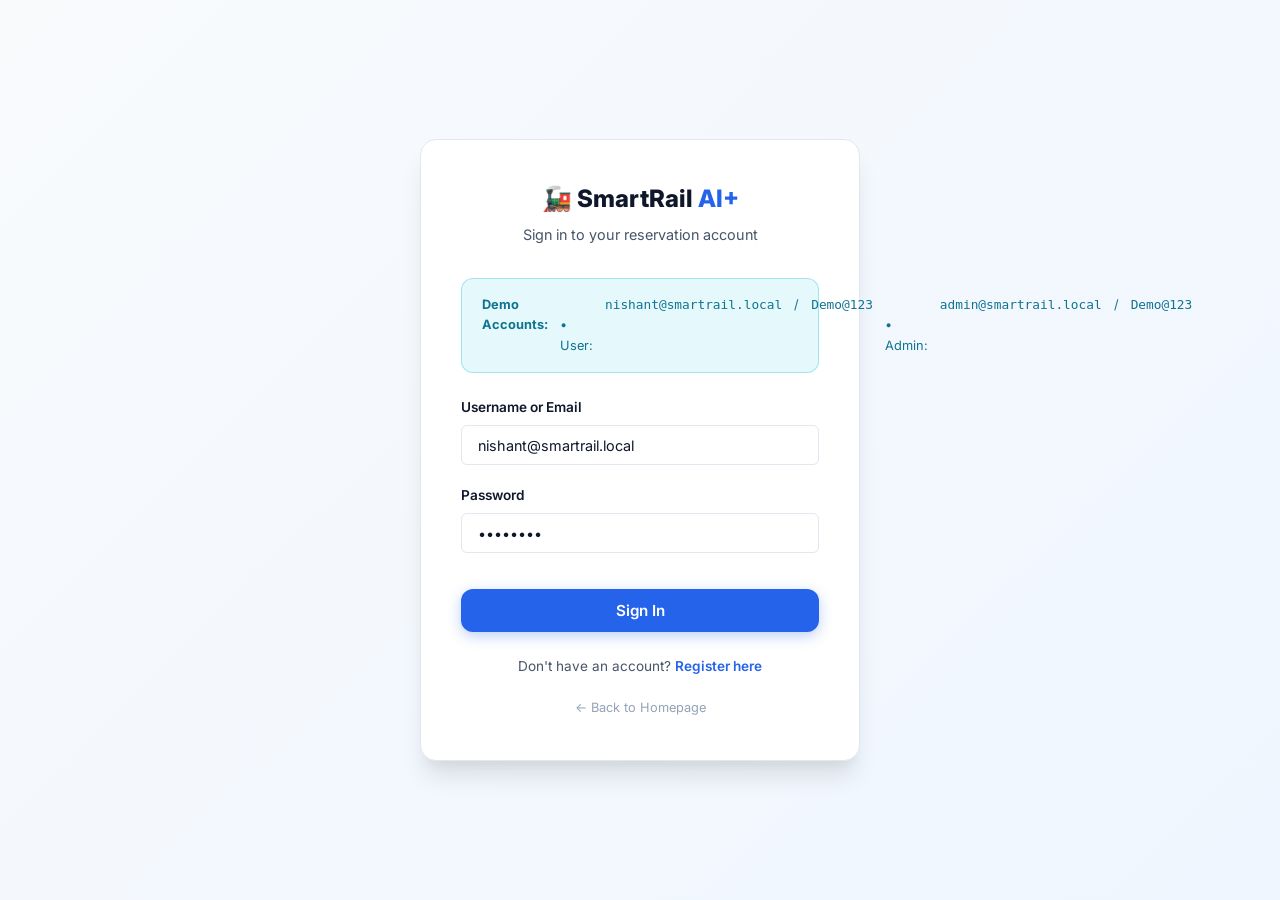
<file: frontend/pages/waitlist.html>
<!DOCTYPE html>
<html lang="en">
<head>
<meta charset="UTF-8">
<meta name="viewport" content="width=device-width, initial-scale=1.0">
<title>Waitlist Status — SmartRail AI+</title>
<link rel="stylesheet" href="../css/main.css">
<link href="https://fonts.googleapis.com/css2?family=Inter:wght@400;500;600;700;800&display=swap" rel="stylesheet">
</head>
<body>
<div class="app-layout">
  <aside class="sidebar">
    <div class="sidebar-brand"><span>🚂</span> SmartRail <span class="brand-accent">AI+</span></div>
    <nav class="sidebar-nav">
      <div class="nav-section">
        <div class="nav-section-title">Main</div>
        <a href="dashboard.html" class="nav-item"><span class="nav-icon">📊</span> Dashboard</a>
        <a href="search.html" class="nav-item"><span class="nav-icon">🔍</span> Search Trains</a>
        <a href="my-bookings.html" class="nav-item"><span class="nav-icon">🎫</span> My Bookings</a>
        <a href="pnr.html" class="nav-item"><span class="nav-icon">📋</span> PNR Enquiry</a>
        <a href="waitlist.html" class="nav-item active"><span class="nav-icon">⏳</span> Waitlist Status</a>
      </div>
      <div class="nav-section">
        <div class="nav-section-title">AI Engine</div>
        <a href="ai-waitlist.html" class="nav-item"><span class="nav-icon">🤖</span> WL Prediction</a>
        <a href="ai-recommend.html" class="nav-item"><span class="nav-icon">🎯</span> Train Recommender</a>
        <a href="ai-seat.html" class="nav-item"><span class="nav-icon">💺</span> Seat Selection</a>
      </div>
      <div class="nav-section">
        <div class="nav-section-title">System & OS</div>
        <a href="telemetry.html" class="nav-item"><span class="nav-icon">⚙️</span> OS Telemetry</a>
        <a href="admin.html" class="nav-item"><span class="nav-icon">👑</span> Admin Console</a>
      </div>
    </nav>
  </aside>

  <main class="main-content">
    <div class="page-header">
      <h1 class="page-title">Live Waitlist Queue</h1>
      <p class="page-subtitle">Demonstrates priority order and waiting queue positions for upcoming trains.</p>
    </div>

    <div class="card" style="margin-bottom: 2rem;">
      <div class="card-body">
        <form id="wl-query-form" class="form-row-3">
          <div class="form-group">
            <label class="form-label">Train</label>
            <select id="wl-train-id" class="form-control">
              <option value="2">12301 — Howrah Rajdhani</option>
              <option value="7">12017 — Dehradun Shatabdi</option>
              <option value="3">12951 — Mumbai Rajdhani</option>
            </select>
          </div>
          <div class="form-group">
            <label class="form-label">Coach</label>
            <select id="wl-coach-id" class="form-control">
              <option value="8">B1 (3AC)</option>
              <option value="7">S2 (SL)</option>
              <option value="1">C1 (CC)</option>
            </select>
          </div>
          <div class="form-group" style="display:flex; align-items:flex-end;">
            <button type="submit" class="btn-primary" style="width:100%; justify-content:center;">View Waitlist Queue</button>
          </div>
        </form>
      </div>
    </div>

    <div class="card">
      <div class="card-header">
        <div class="card-title">Current Queue Order</div>
      </div>
      <div class="card-body" style="padding:0;">
        <div class="table-wrap">
          <table>
            <thead>
              <tr>
                <th>WL Position</th>
                <th>PNR</th>
                <th>Passenger</th>
                <th>Age/Gender</th>
                <th>Quota Priority</th>
                <th>Booking Timestamp</th>
              </tr>
            </thead>
            <tbody id="wl-tbody">
              <tr><td colspan="6" class="empty-state">Select a train to inspect the active waiting list.</td></tr>
            </tbody>
          </table>
        </div>
      </div>
    </div>
  </main>
</div>

<script src="../js/api.js"></script>
<script src="../js/app.js"></script>
<script>
checkAuth();

document.getElementById('wl-query-form').addEventListener('submit', async (e) => {
  e.preventDefault();
  const trainId = document.getElementById('wl-train-id').value;
  const coachId = document.getElementById('wl-coach-id').value;
  const today = new Date().toISOString().split('T')[0];

  const tbody = document.getElementById('wl-tbody');
  tbody.innerHTML = '<tr><td colspan="6" class="loading"><div class="spinner"></div> Loading queue...</td></tr>';

  try {
    const res = await API.getWaitlist(trainId, coachId, today);
    if (!res.waitlist || res.waitlist.length === 0) {
      tbody.innerHTML = '<tr><td colspan="6" class="empty-state">No waitlisted passengers for this coach on selected date.</td></tr>';
      return;
    }

    tbody.innerHTML = res.waitlist.map(w => `
      <tr>
        <td><span class="badge badge-warning">WL ${w.waitlist_number}</span></td>
        <td><strong>${w.pnr}</strong></td>
        <td>${w.full_name}</td>
        <td>${w.age} / ${w.gender}</td>
        <td><span class="badge badge-info">${w.quota} (Priority ${w.priority_level})</span></td>
        <td>${w.booking_time}</td>
      </tr>
    `).join('');
  } catch (err) {
    tbody.innerHTML = `<tr><td colspan="6" class="alert alert-danger">${err.message}</td></tr>`;
  }
});
</script>
</body>
</html>
</file>
<file: frontend/css/main.css>
/* SmartRail AI+ — Main Stylesheet */
/* Modern Railway SaaS Dashboard Design */

:root {
  --primary: #2563eb;
  --primary-dark: #1d4ed8;
  --primary-light: #3b82f6;
  --secondary: #0ea5e9;
  --accent: #8b5cf6;
  --success: #10b981;
  --warning: #f59e0b;
  --danger: #ef4444;
  --info: #06b6d4;

  --bg: #f8fafc;
  --surface: #ffffff;
  --surface-2: #f1f5f9;
  --border: #e2e8f0;
  --border-dark: #cbd5e1;

  --text: #0f172a;
  --text-secondary: #475569;
  --text-muted: #94a3b8;

  --shadow-sm: 0 1px 2px rgba(0,0,0,0.05);
  --shadow: 0 4px 6px -1px rgba(0,0,0,0.1), 0 2px 4px -1px rgba(0,0,0,0.06);
  --shadow-lg: 0 10px 15px -3px rgba(0,0,0,0.1), 0 4px 6px -2px rgba(0,0,0,0.05);
  --shadow-xl: 0 20px 25px -5px rgba(0,0,0,0.1), 0 10px 10px -5px rgba(0,0,0,0.04);

  --radius-sm: 6px;
  --radius: 12px;
  --radius-lg: 16px;
  --radius-xl: 24px;

  --transition: 0.2s ease;
  --font: 'Inter', -apple-system, BlinkMacSystemFont, sans-serif;
}

/* ─── Reset ──────────────────────────────────────────────────────────────── */
*, *::before, *::after { box-sizing: border-box; margin: 0; padding: 0; }
html { font-size: 16px; scroll-behavior: smooth; }
body {
  font-family: var(--font);
  color: var(--text);
  background: var(--bg);
  line-height: 1.6;
  -webkit-font-smoothing: antialiased;
}
a { color: var(--primary); text-decoration: none; transition: color var(--transition); }
a:hover { color: var(--primary-dark); }
img { max-width: 100%; }
button { cursor: pointer; font-family: var(--font); }

/* ─── Navbar ─────────────────────────────────────────────────────────────── */
.navbar {
  position: sticky; top: 0; z-index: 100;
  background: rgba(255,255,255,0.95);
  backdrop-filter: blur(12px);
  border-bottom: 1px solid var(--border);
  padding: 0 1.5rem;
}
.nav-container {
  max-width: 1200px; margin: 0 auto;
  display: flex; align-items: center; justify-content: space-between;
  height: 64px;
}
.nav-brand {
  display: flex; align-items: center; gap: 0.5rem;
  font-size: 1.25rem; font-weight: 800; color: var(--text);
}
.brand-icon { font-size: 1.5rem; }
.brand-accent { color: var(--primary); }
.nav-links { display: flex; align-items: center; gap: 1.5rem; }
.nav-links a {
  font-size: 0.9rem; font-weight: 500; color: var(--text-secondary);
  transition: color var(--transition);
}
.nav-links a:hover { color: var(--primary); }
.nav-toggle { display: none; background: none; border: none; font-size: 1.5rem; }

/* ─── Buttons ────────────────────────────────────────────────────────────── */
.btn-primary {
  display: inline-flex; align-items: center; gap: 0.5rem;
  background: var(--primary); color: white;
  padding: 0.75rem 1.5rem; border-radius: var(--radius);
  font-size: 0.95rem; font-weight: 600; border: none;
  box-shadow: 0 4px 14px rgba(37,99,235,0.3);
  transition: all var(--transition); cursor: pointer;
}
.btn-primary:hover {
  background: var(--primary-dark); color: white;
  transform: translateY(-1px);
  box-shadow: 0 6px 20px rgba(37,99,235,0.4);
}
.btn-primary-sm {
  display: inline-flex; align-items: center;
  background: var(--primary); color: white;
  padding: 0.5rem 1.1rem; border-radius: var(--radius);
  font-size: 0.85rem; font-weight: 600;
  transition: all var(--transition);
}
.btn-primary-sm:hover { background: var(--primary-dark); color: white; }
.btn-secondary {
  display: inline-flex; align-items: center; gap: 0.5rem;
  background: var(--surface); color: var(--primary);
  padding: 0.75rem 1.5rem; border-radius: var(--radius);
  font-size: 0.95rem; font-weight: 600;
  border: 2px solid var(--primary);
  transition: all var(--transition); cursor: pointer;
}
.btn-secondary:hover {
  background: var(--primary); color: white;
  transform: translateY(-1px);
}
.btn-outline {
  display: inline-flex; align-items: center;
  color: var(--text-secondary); padding: 0.5rem 1rem;
  border: 1px solid var(--border); border-radius: var(--radius-sm);
  font-size: 0.85rem; font-weight: 500;
  transition: all var(--transition);
}
.btn-outline:hover { border-color: var(--primary); color: var(--primary); }
.btn-danger {
  background: var(--danger); color: white;
  padding: 0.6rem 1.2rem; border-radius: var(--radius-sm);
  font-size: 0.9rem; font-weight: 600; border: none;
  transition: all var(--transition); cursor: pointer;
}
.btn-danger:hover { background: #dc2626; }
.btn-success {
  background: var(--success); color: white;
  padding: 0.6rem 1.2rem; border-radius: var(--radius-sm);
  font-size: 0.9rem; font-weight: 600; border: none;
  transition: all var(--transition); cursor: pointer;
}
.btn-success:hover { background: #059669; }

/* ─── Hero Section ───────────────────────────────────────────────────────── */
.hero {
  min-height: 90vh;
  display: grid; grid-template-columns: 1fr 1fr;
  align-items: center; gap: 4rem;
  padding: 5rem 10%;
  position: relative; overflow: hidden;
  background: linear-gradient(135deg, #f8fafc 0%, #eff6ff 100%);
}
.hero-bg {
  position: absolute; inset: 0;
  background: radial-gradient(ellipse at 70% 50%, rgba(37,99,235,0.08) 0%, transparent 60%);
  pointer-events: none;
}
.hero-badge {
  display: inline-flex; align-items: center;
  background: rgba(37,99,235,0.1); color: var(--primary);
  padding: 0.4rem 1rem; border-radius: 100px;
  font-size: 0.8rem; font-weight: 600;
  margin-bottom: 1.5rem;
  border: 1px solid rgba(37,99,235,0.2);
}
.hero-title {
  font-size: clamp(2.2rem, 4vw, 3.2rem);
  font-weight: 800; line-height: 1.15;
  margin-bottom: 1.25rem; color: var(--text);
}
.gradient-text {
  background: linear-gradient(135deg, var(--primary), var(--accent));
  -webkit-background-clip: text; -webkit-text-fill-color: transparent;
  background-clip: text;
}
.hero-subtitle {
  font-size: 1.1rem; color: var(--text-secondary);
  line-height: 1.7; margin-bottom: 2rem; max-width: 520px;
}
.hero-actions {
  display: flex; gap: 1rem; flex-wrap: wrap; margin-bottom: 2.5rem;
}
.hero-stats {
  display: grid; grid-template-columns: repeat(4, 1fr);
  gap: 1.5rem;
}
.stat-item { text-align: center; }
.stat-number {
  display: block; font-size: 2rem; font-weight: 800; color: var(--primary);
}
.stat-label { font-size: 0.75rem; color: var(--text-muted); font-weight: 500; }

/* ─── Train Card Demo ────────────────────────────────────────────────────── */
.hero-visual {
  display: flex; flex-direction: column; gap: 1.5rem;
}
.train-card-demo {
  background: white; border-radius: var(--radius-lg);
  box-shadow: var(--shadow-xl); padding: 1.5rem;
  border: 1px solid var(--border);
}
.train-card-header {
  display: flex; justify-content: space-between; align-items: center;
  margin-bottom: 1rem; font-weight: 700; font-size: 1rem;
}
.badge-confirmed {
  background: rgba(16,185,129,0.1); color: var(--success);
  padding: 0.25rem 0.75rem; border-radius: 100px;
  font-size: 0.75rem; font-weight: 600;
}
.route-line {
  display: flex; align-items: center; gap: 0.5rem;
  margin-bottom: 0.75rem; font-weight: 600;
}
.station { font-size: 1.1rem; color: var(--primary); }
.line-dots { flex: 1; color: var(--text-muted); }
.train-info-row {
  display: flex; justify-content: space-between;
  font-size: 0.85rem; color: var(--text-secondary); margin-bottom: 0.75rem;
}
.availability-row { display: flex; gap: 0.5rem; flex-wrap: wrap; }
.avail-badge {
  background: rgba(16,185,129,0.1); color: var(--success);
  padding: 0.2rem 0.6rem; border-radius: 100px; font-size: 0.75rem; font-weight: 600;
}
.avail-badge.wl {
  background: rgba(245,158,11,0.1); color: var(--warning);
}
.ai-prediction-demo {
  background: linear-gradient(135deg, #1e40af, #7c3aed);
  border-radius: var(--radius-lg); padding: 1.5rem; color: white;
}
.pred-header { font-weight: 700; margin-bottom: 1rem; }
.pred-meter {
  background: rgba(255,255,255,0.2); border-radius: 100px;
  height: 8px; margin-bottom: 0.5rem; overflow: hidden;
}
.meter-fill {
  height: 100%; background: white;
  border-radius: 100px; transition: width 1s ease;
}
.pred-label { font-size: 0.9rem; font-weight: 600; margin-bottom: 0.5rem; }
.pred-factors { font-size: 0.8rem; opacity: 0.85; }

/* ─── Disclaimer Banner ──────────────────────────────────────────────────── */
.disclaimer-banner {
  background: rgba(245,158,11,0.1); border-top: 2px solid var(--warning);
  border-bottom: 2px solid var(--warning);
  padding: 0.75rem 2rem; text-align: center;
  font-size: 0.85rem; color: #92400e;
}

/* ─── Sections ───────────────────────────────────────────────────────────── */
.section-container {
  max-width: 1200px; margin: 0 auto; padding: 5rem 2rem;
}
.section-title {
  font-size: 2rem; font-weight: 800; text-align: center;
  margin-bottom: 0.75rem;
}
.section-subtitle {
  text-align: center; color: var(--text-secondary);
  font-size: 1rem; margin-bottom: 3rem;
}
.features { background: var(--bg); }
.feature-grid { display: grid; grid-template-columns: repeat(auto-fit, minmax(240px, 1fr)); gap: 1.5rem; }
.feature-card {
  background: white; border-radius: var(--radius-lg);
  padding: 2rem; box-shadow: var(--shadow);
  border: 1px solid var(--border);
  transition: transform var(--transition), box-shadow var(--transition);
  opacity: 0; transform: translateY(20px);
}
.feature-card.visible { opacity: 1; transform: translateY(0); transition: all 0.5s ease; }
.feature-card:hover { transform: translateY(-4px); box-shadow: var(--shadow-xl); }
.feature-icon { font-size: 2rem; margin-bottom: 1rem; }
.feature-card h3 { font-size: 1.1rem; font-weight: 700; margin-bottom: 0.75rem; }
.feature-card p { font-size: 0.9rem; color: var(--text-secondary); margin-bottom: 1.25rem; line-height: 1.6; }
.feature-link { font-size: 0.85rem; font-weight: 600; color: var(--primary); }

/* ─── AI Section ─────────────────────────────────────────────────────────── */
.ai-section { background: var(--surface-2); }
.ai-grid { display: grid; grid-template-columns: repeat(auto-fit, minmax(300px, 1fr)); gap: 1.5rem; }
.ai-card {
  background: white; border-radius: var(--radius-lg);
  padding: 2rem; box-shadow: var(--shadow);
  border: 1px solid var(--border);
  transition: transform var(--transition); border-top: 3px solid var(--primary);
  opacity: 0; transform: translateY(20px);
}
.ai-card.visible { opacity: 1; transform: translateY(0); transition: all 0.5s ease; }
.ai-card:hover { transform: translateY(-4px); }
.ai-card-header { display: flex; align-items: center; gap: 0.75rem; margin-bottom: 1rem; }
.ai-icon { font-size: 1.75rem; }
.ai-card h3 { font-size: 1.1rem; font-weight: 700; }
.ai-card p { font-size: 0.9rem; color: var(--text-secondary); margin-bottom: 1rem; line-height: 1.6; }
.ai-features-list { list-style: none; margin-bottom: 1.5rem; }
.ai-features-list li { font-size: 0.85rem; color: var(--text-secondary); padding: 0.2rem 0; }
.ai-btn {
  display: inline-block;
  background: linear-gradient(135deg, var(--primary), var(--accent));
  color: white; padding: 0.6rem 1.2rem; border-radius: var(--radius);
  font-size: 0.85rem; font-weight: 600;
  transition: opacity var(--transition);
}
.ai-btn:hover { opacity: 0.9; color: white; }

/* ─── OS Section ─────────────────────────────────────────────────────────── */
.os-section { background: linear-gradient(135deg, #0f172a, #1e3a5f); color: white; }
.os-section .section-title { color: white; }
.os-section .section-subtitle { color: rgba(255,255,255,0.7); }
.os-grid { display: grid; grid-template-columns: repeat(auto-fit, minmax(200px, 1fr)); gap: 1.5rem; }
.os-card {
  background: rgba(255,255,255,0.08); border-radius: var(--radius);
  padding: 1.5rem; border: 1px solid rgba(255,255,255,0.1);
  transition: background var(--transition);
  opacity: 0; transform: translateY(20px);
}
.os-card.visible { opacity: 1; transform: translateY(0); transition: all 0.5s ease; }
.os-card:hover { background: rgba(255,255,255,0.14); }
.os-icon { font-size: 2rem; margin-bottom: 0.75rem; }
.os-card h4 { font-weight: 700; margin-bottom: 0.5rem; }
.os-card p { font-size: 0.85rem; opacity: 0.8; line-height: 1.6; }

/* ─── Project Info ───────────────────────────────────────────────────────── */
.project-info { background: white; }
.info-grid { display: grid; grid-template-columns: repeat(auto-fit, minmax(280px, 1fr)); gap: 2rem; }
.info-card {
  padding: 1.5rem; background: var(--surface-2);
  border-radius: var(--radius-lg); border: 1px solid var(--border);
  opacity: 0; transform: translateY(20px);
}
.info-card.visible { opacity: 1; transform: translateY(0); transition: all 0.5s ease; }
.info-card h3 { font-weight: 700; margin-bottom: 1.25rem; }
.info-table { width: 100%; border-collapse: collapse; }
.info-table td { padding: 0.4rem 0; font-size: 0.85rem; }
.info-table td:first-child { color: var(--text-muted); font-weight: 500; width: 40%; }
.info-table td:last-child { color: var(--text); font-weight: 600; }
.team-member { display: flex; align-items: flex-start; gap: 1rem; margin-bottom: 1rem; }
.member-avatar {
  width: 40px; height: 40px; border-radius: 50%;
  background: var(--primary); color: white;
  display: flex; align-items: center; justify-content: center;
  font-size: 0.8rem; font-weight: 700; flex-shrink: 0;
}
.team-member strong { display: block; font-weight: 700; }
.team-member p { font-size: 0.8rem; color: var(--text-secondary); }
.tech-tags { display: flex; flex-wrap: wrap; gap: 0.5rem; }
.tech-tag {
  background: var(--primary); color: white;
  padding: 0.25rem 0.75rem; border-radius: 100px;
  font-size: 0.75rem; font-weight: 600;
}

/* ─── Footer ─────────────────────────────────────────────────────────────── */
.footer {
  background: #0f172a; color: white; padding: 2rem;
}
.footer-content {
  max-width: 1200px; margin: 0 auto;
  display: flex; justify-content: space-between; align-items: start;
  flex-wrap: wrap; gap: 2rem; padding-bottom: 2rem;
  border-bottom: 1px solid rgba(255,255,255,0.1);
}
.footer-brand span { font-size: 1.1rem; font-weight: 700; }
.footer-brand p { font-size: 0.8rem; opacity: 0.6; margin-top: 0.25rem; }
.footer-links { display: flex; flex-wrap: wrap; gap: 1rem; }
.footer-links a { font-size: 0.85rem; opacity: 0.7; color: white; transition: opacity var(--transition); }
.footer-links a:hover { opacity: 1; }
.footer-bottom {
  max-width: 1200px; margin: 1.5rem auto 0;
  text-align: center; opacity: 0.5; font-size: 0.8rem;
}
.disclaimer-small { margin-top: 0.25rem; }

/* ─── Dashboard Layout ───────────────────────────────────────────────────── */
.app-layout {
  display: grid; grid-template-columns: 260px 1fr; min-height: 100vh;
}
.sidebar {
  background: #0f172a; color: white;
  display: flex; flex-direction: column; padding: 1.5rem 0;
  position: sticky; top: 0; height: 100vh; overflow-y: auto;
}
.sidebar-brand {
  padding: 0 1.5rem 1.5rem; border-bottom: 1px solid rgba(255,255,255,0.1);
  display: flex; align-items: center; gap: 0.75rem;
  font-size: 1.1rem; font-weight: 800;
}
.sidebar-nav { padding: 1rem 0; flex: 1; }
.nav-section { margin-bottom: 1.5rem; }
.nav-section-title {
  padding: 0 1.5rem 0.5rem;
  font-size: 0.7rem; font-weight: 700; color: rgba(255,255,255,0.4);
  text-transform: uppercase; letter-spacing: 0.08em;
}
.nav-item {
  display: flex; align-items: center; gap: 0.75rem;
  padding: 0.65rem 1.5rem; color: rgba(255,255,255,0.7);
  font-size: 0.875rem; font-weight: 500;
  transition: all var(--transition); cursor: pointer;
}
.nav-item:hover, .nav-item.active {
  background: rgba(255,255,255,0.1); color: white;
}
.nav-item.active { border-left: 3px solid var(--primary); }
.nav-icon { font-size: 1rem; width: 20px; }
.sidebar-footer {
  padding: 1rem 1.5rem; border-top: 1px solid rgba(255,255,255,0.1);
}
.user-info {
  display: flex; align-items: center; gap: 0.75rem;
}
.user-avatar {
  width: 36px; height: 36px; border-radius: 50%;
  background: var(--primary); display: flex; align-items: center; justify-content: center;
  font-size: 0.8rem; font-weight: 700; flex-shrink: 0;
}
.user-name { font-size: 0.85rem; font-weight: 600; }
.user-role { font-size: 0.72rem; opacity: 0.6; }

/* ─── Main Content ───────────────────────────────────────────────────────── */
.main-content { padding: 2rem; overflow-y: auto; }
.page-header { margin-bottom: 2rem; }
.page-title { font-size: 1.5rem; font-weight: 800; }
.page-subtitle { font-size: 0.9rem; color: var(--text-secondary); margin-top: 0.25rem; }

/* ─── Cards ──────────────────────────────────────────────────────────────── */
.card {
  background: white; border-radius: var(--radius-lg);
  box-shadow: var(--shadow); border: 1px solid var(--border);
  overflow: hidden;
}
.card-header {
  padding: 1.25rem 1.5rem;
  border-bottom: 1px solid var(--border);
  display: flex; justify-content: space-between; align-items: center;
}
.card-title { font-weight: 700; font-size: 0.95rem; }
.card-body { padding: 1.5rem; }

/* ─── Stats Grid ─────────────────────────────────────────────────────────── */
.stats-grid { display: grid; grid-template-columns: repeat(auto-fit, minmax(200px, 1fr)); gap: 1.25rem; margin-bottom: 2rem; }
.stat-card {
  background: white; border-radius: var(--radius-lg);
  padding: 1.5rem; box-shadow: var(--shadow); border: 1px solid var(--border);
  display: flex; align-items: start; gap: 1rem;
}
.stat-icon {
  width: 48px; height: 48px; border-radius: var(--radius);
  display: flex; align-items: center; justify-content: center;
  font-size: 1.5rem; flex-shrink: 0;
}
.stat-icon.blue { background: rgba(37,99,235,0.1); }
.stat-icon.green { background: rgba(16,185,129,0.1); }
.stat-icon.orange { background: rgba(245,158,11,0.1); }
.stat-icon.red { background: rgba(239,68,68,0.1); }
.stat-icon.purple { background: rgba(139,92,246,0.1); }
.stat-value { font-size: 1.75rem; font-weight: 800; }
.stat-label { font-size: 0.8rem; color: var(--text-muted); font-weight: 500; }
.stat-change { font-size: 0.75rem; margin-top: 0.25rem; }
.stat-change.up { color: var(--success); }
.stat-change.down { color: var(--danger); }

/* ─── Forms ──────────────────────────────────────────────────────────────── */
.form-group { margin-bottom: 1.25rem; }
.form-label { display: block; font-size: 0.85rem; font-weight: 600; margin-bottom: 0.4rem; }
.form-control {
  width: 100%; padding: 0.65rem 1rem;
  border: 1.5px solid var(--border); border-radius: var(--radius-sm);
  font-size: 0.9rem; font-family: var(--font);
  transition: border-color var(--transition), box-shadow var(--transition);
  background: white; color: var(--text);
}
.form-control:focus {
  outline: none; border-color: var(--primary);
  box-shadow: 0 0 0 3px rgba(37,99,235,0.1);
}
.form-hint { font-size: 0.75rem; color: var(--text-muted); margin-top: 0.3rem; }
.form-row { display: grid; grid-template-columns: 1fr 1fr; gap: 1rem; }
.form-row-3 { display: grid; grid-template-columns: 1fr 1fr 1fr; gap: 1rem; }

/* ─── Tables ─────────────────────────────────────────────────────────────── */
.table-wrap { overflow-x: auto; }
table { width: 100%; border-collapse: collapse; }
th {
  padding: 0.75rem 1rem; text-align: left;
  font-size: 0.75rem; font-weight: 700; text-transform: uppercase;
  letter-spacing: 0.05em; color: var(--text-muted);
  background: var(--surface-2); border-bottom: 2px solid var(--border);
}
td { padding: 0.9rem 1rem; border-bottom: 1px solid var(--border); font-size: 0.875rem; }
tr:last-child td { border-bottom: none; }
tr:hover td { background: var(--surface-2); }

/* ─── Badges ─────────────────────────────────────────────────────────────── */
.badge {
  display: inline-flex; align-items: center;
  padding: 0.2rem 0.6rem; border-radius: 100px;
  font-size: 0.72rem; font-weight: 700; text-transform: uppercase;
}
.badge-success { background: rgba(16,185,129,0.1); color: var(--success); }
.badge-warning { background: rgba(245,158,11,0.1); color: #d97706; }
.badge-danger { background: rgba(239,68,68,0.1); color: var(--danger); }
.badge-info { background: rgba(6,182,212,0.1); color: var(--info); }
.badge-primary { background: rgba(37,99,235,0.1); color: var(--primary); }

/* ─── Alerts ─────────────────────────────────────────────────────────────── */
.alert {
  padding: 1rem 1.25rem; border-radius: var(--radius);
  margin-bottom: 1rem; font-size: 0.875rem; display: flex; gap: 0.75rem;
}
.alert-warning { background: rgba(245,158,11,0.1); border: 1px solid rgba(245,158,11,0.3); color: #92400e; }
.alert-danger { background: rgba(239,68,68,0.1); border: 1px solid rgba(239,68,68,0.3); color: #991b1b; }
.alert-success { background: rgba(16,185,129,0.1); border: 1px solid rgba(16,185,129,0.3); color: #065f46; }
.alert-info { background: rgba(6,182,212,0.1); border: 1px solid rgba(6,182,212,0.3); color: #0e7490; }

/* ─── Loading ────────────────────────────────────────────────────────────── */
.loading {
  display: flex; align-items: center; justify-content: center;
  gap: 0.5rem; padding: 2rem; color: var(--text-muted); font-size: 0.9rem;
}
.spinner {
  width: 20px; height: 20px; border-radius: 50%;
  border: 2px solid var(--border); border-top-color: var(--primary);
  animation: spin 0.8s linear infinite;
}
@keyframes spin { to { transform: rotate(360deg); } }

/* ─── Progress Bar ───────────────────────────────────────────────────────── */
.progress-bar {
  background: var(--border); border-radius: 100px;
  height: 8px; overflow: hidden;
}
.progress-fill {
  height: 100%; border-radius: 100px; transition: width 0.8s ease;
  background: linear-gradient(90deg, var(--primary), var(--accent));
}

/* ─── Toast Notifications ────────────────────────────────────────────────── */
#toast-container {
  position: fixed; top: 1rem; right: 1rem;
  z-index: 9999; display: flex; flex-direction: column; gap: 0.5rem;
}
.toast {
  background: white; border-radius: var(--radius);
  box-shadow: var(--shadow-xl); padding: 1rem 1.25rem;
  min-width: 300px; max-width: 400px;
  display: flex; gap: 0.75rem; align-items: start;
  animation: slideIn 0.3s ease;
  border-left: 4px solid var(--primary);
}
.toast.success { border-color: var(--success); }
.toast.error { border-color: var(--danger); }
.toast.warning { border-color: var(--warning); }
.toast-title { font-weight: 700; font-size: 0.85rem; }
.toast-msg { font-size: 0.8rem; color: var(--text-secondary); margin-top: 0.1rem; }
@keyframes slideIn {
  from { opacity: 0; transform: translateX(100%); }
  to { opacity: 1; transform: translateX(0); }
}

/* ─── Empty State ────────────────────────────────────────────────────────── */
.empty-state {
  text-align: center; padding: 4rem 2rem; color: var(--text-muted);
}
.empty-icon { font-size: 3rem; margin-bottom: 1rem; }
.empty-title { font-size: 1.1rem; font-weight: 700; color: var(--text-secondary); margin-bottom: 0.5rem; }
.empty-desc { font-size: 0.875rem; }

/* ─── Responsive ─────────────────────────────────────────────────────────── */
@media (max-width: 768px) {
  .hero { grid-template-columns: 1fr; padding: 3rem 1.5rem; }
  .hero-visual { display: none; }
  .hero-stats { grid-template-columns: repeat(2, 1fr); }
  .nav-links { display: none; }
  .nav-links.active {
    display: flex; flex-direction: column;
    position: absolute; top: 64px; left: 0; right: 0;
    background: white; padding: 1rem; border-bottom: 1px solid var(--border);
    gap: 0.75rem;
  }
  .nav-toggle { display: block; }
  .app-layout { grid-template-columns: 1fr; }
  .sidebar { display: none; }
  .form-row, .form-row-3 { grid-template-columns: 1fr; }
}
</file>
